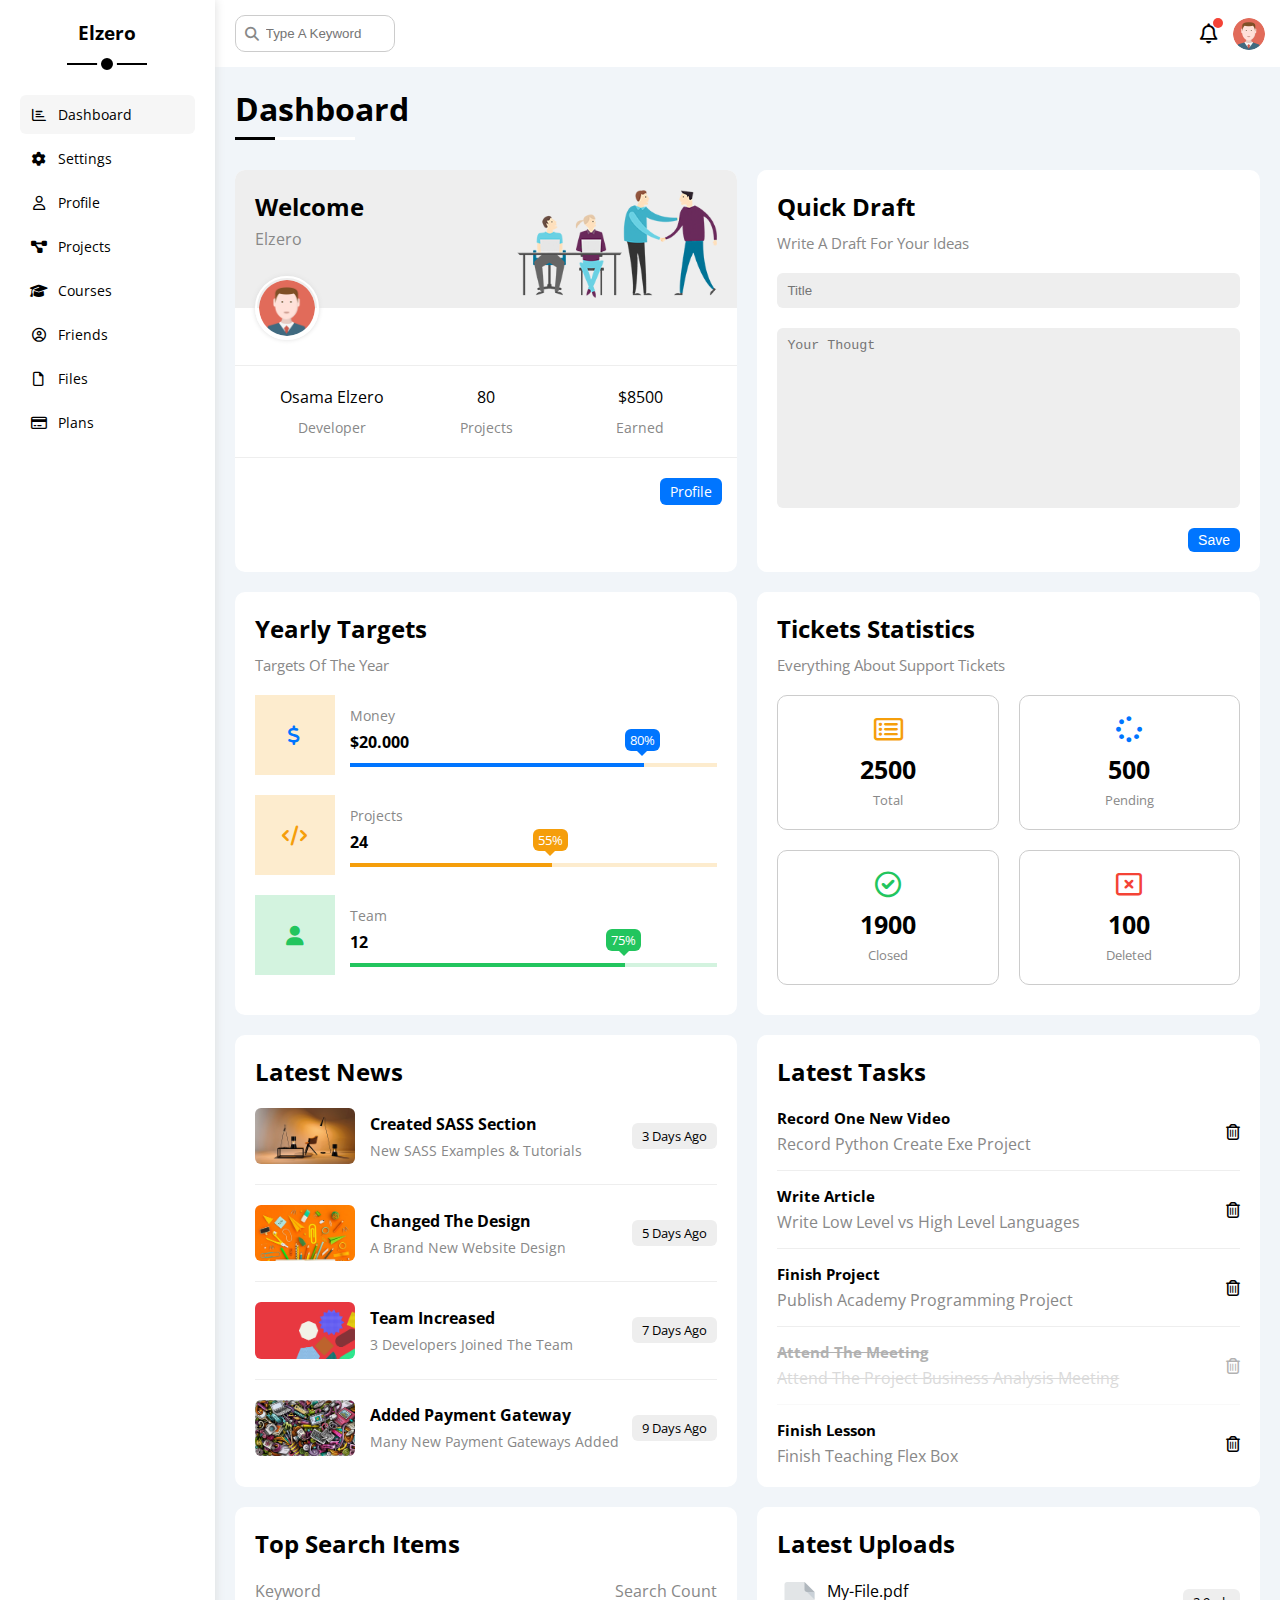
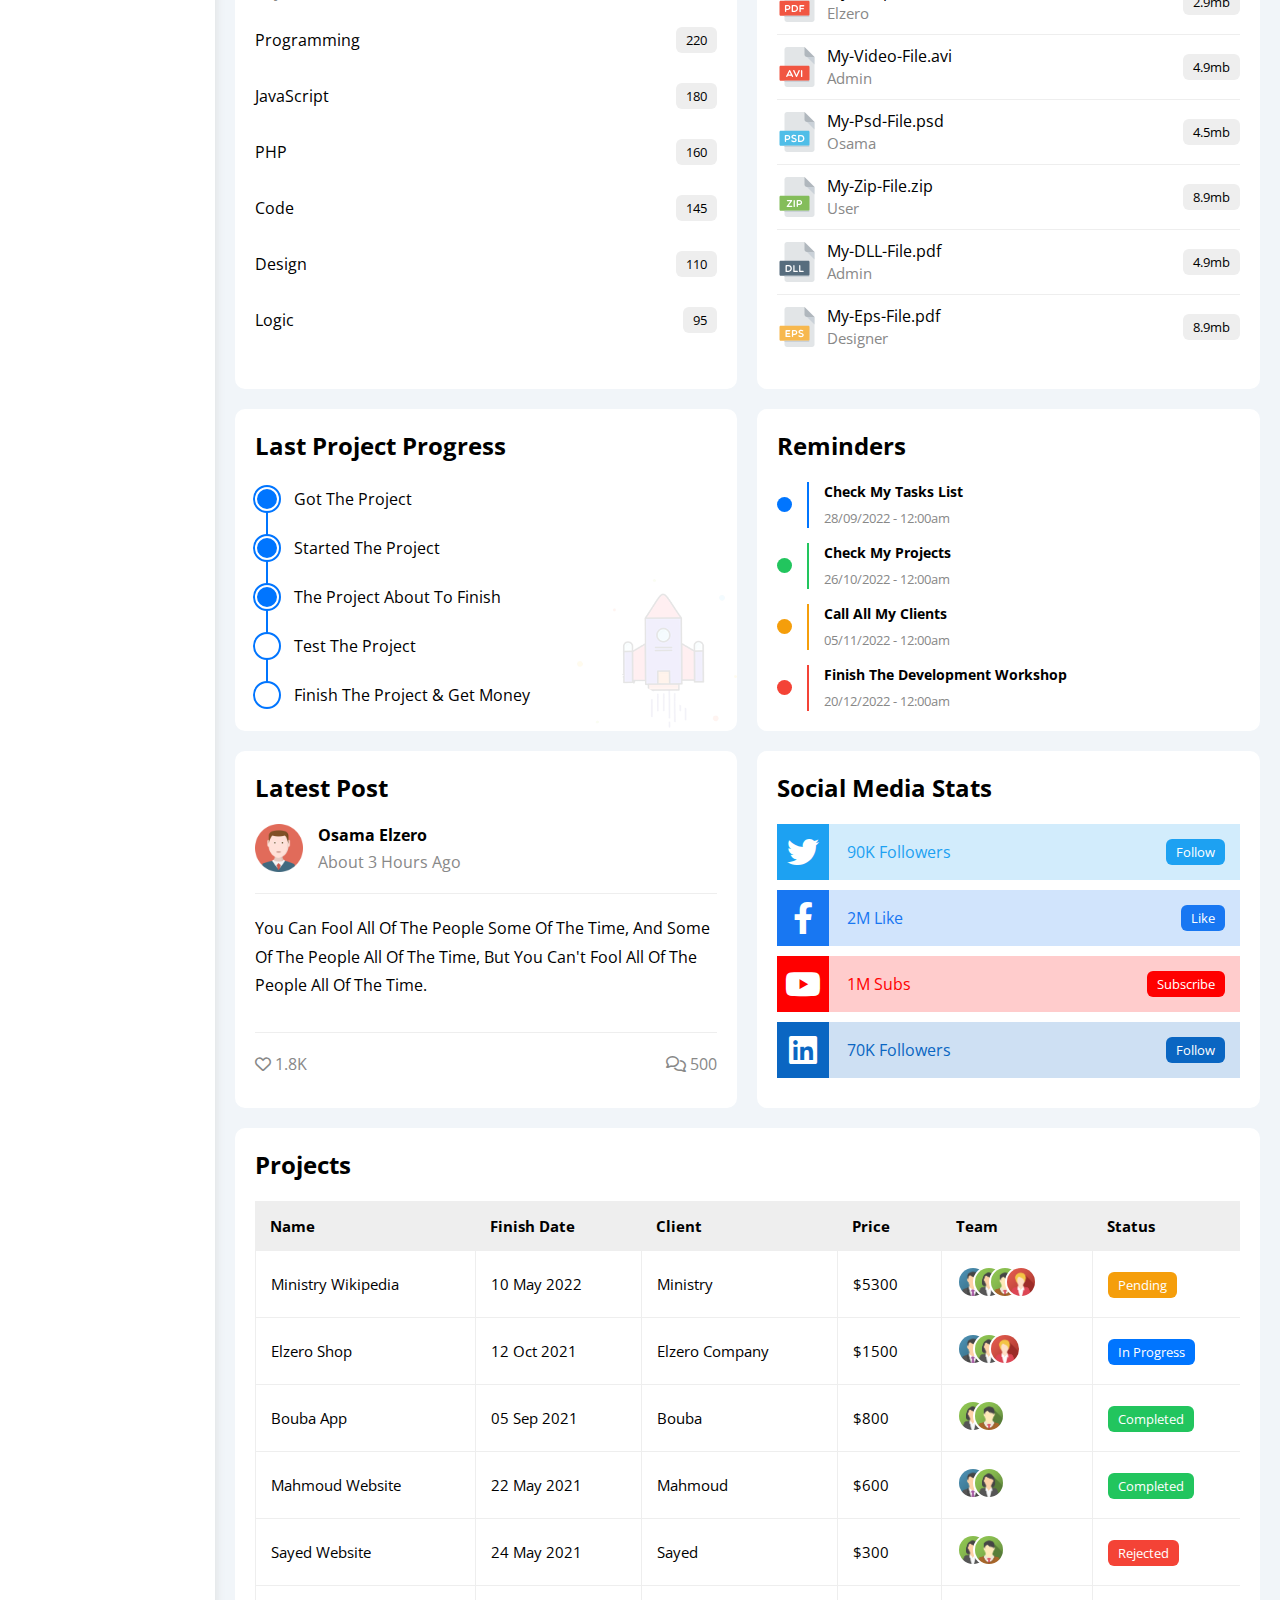
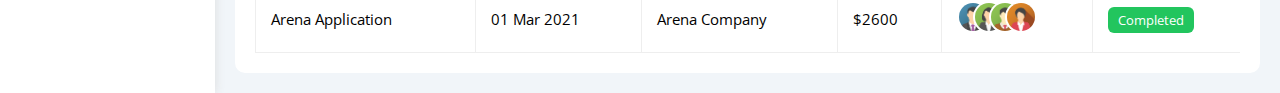
<file: index.html>
<!DOCTYPE html>
<html lang="en">
<head>
    <meta charset="UTF-8">
    <meta name="viewport" content="width=device-width, initial-scale=1.0">
    <title>Dashboard</title>
    <link rel="stylesheet" href="css/all.min.css">
    <link rel="stylesheet" href="css/framework.css">
    <link rel="stylesheet" href="css/master.css">
    <link rel="preconnect" href="https://fonts.googleapis.com">
    <link rel="preconnect" href="https://fonts.gstatic.com" crossorigin>
    <link href="https://fonts.googleapis.com/css2?family=Open+Sans:wght@300;500&display=swap" rel="stylesheet">
</head>
<body>
    <div class="page d-flex">
        <div class="sidebar bg-white p-20 p-relative">
            <h3 class="p-relative txt-c mt-0">Elzero</h3>
            <ul>
                <li>
                    <a class="active d-flex align-center fs-14 c-black rad-6 p-10" href="index.html">
                        <i class="fa-regular fa-chart-bar fa-fw"></i>
                        <span>Dashboard</span>
                    </a>
                </li>
                <li>
                    <a class="d-flex align-center fs-14 c-black rad-6 p-10" href="settings.html">
                        <i class="fa-solid fa-gear fa-fw"></i>
                        <span>Settings</span>
                    </a>
                </li>
                <li>
                    <a class="d-flex align-center fs-14 c-black rad-6 p-10" href="profile.html">
                        <i class="fa-regular fa-user fa-fw"></i>
                        <span>Profile</span>
                    </a>
                </li>
                <li>
                    <a class="d-flex align-center fs-14 c-black rad-6 p-10" href="projects.html">
                        <i class="fa-solid fa-diagram-project fa-fw"></i>
                        <span>Projects</span>
                    </a>
                </li>
                <li>
                    <a class="d-flex align-center fs-14 c-black rad-6 p-10" href="courses.html">
                        <i class="fa-solid fa-graduation-cap fa-fw"></i>
                        <span>Courses</span>
                    </a>
                </li>
                <li>
                    <a class="d-flex align-center fs-14 c-black rad-6 p-10" href="friends.html">
                        <i class="fa-regular fa-circle-user fa-fw"></i>
                        <span>Friends</span>
                    </a>
                </li>
                <li>
                    <a class="d-flex align-center fs-14 c-black rad-6 p-10" href="files.html">
                        <i class="fa-regular fa-file fa-fw"></i>
                        <span>Files</span>
                    </a>
                </li>
                <li>
                    <a class="d-flex align-center fs-14 c-black rad-6 p-10" href="plans.html">
                        <i class="fa-regular fa-credit-card fa-fw"></i>
                        <span>Plans</span>
                    </a>
                </li>
            </ul>
        </div>
        <div class="content w-full">
            <!-- Start Head -->
            <div class="head bg-white p-15 between-flex">
                <div class="search p-relative">
                    <input class="p-10" type="search" placeholder="Type A Keyword">
                </div>
                <div class="icons d-flex align-center">
                    <span class="notification p-relative">
                        <i class="fa-regular fa-bell fa-lg"></i>
                    </span>
                    <img src="images/avatar.png" alt="">
                </div>
            </div>
            <!-- End Head -->
            <h1 class="p-relative">Dashboard</h1>
            <div class="wrapper d-grid gap-20">
                <!-- Start Welcome Widget -->
                <div class="welcome bg-white rad-10 txt-c-mobile block-mobile">
                    <div class="intro p-20 d-flex space-between bg-eee">
                        <div>
                            <h2 class="m-0">Welcome</h2>
                            <p class="c-grey mt-5">Elzero</p>
                        </div>
                        <img class="hide-mobile" src="images/welcome.png" alt="">
                    </div>
                    <img class="avatar" src="images/avatar.png" alt="" >
                    <div class="body txt-c d-flex p-20 mt-20 mb-20 block-mobile">
                        <div>Osama Elzero <span class="d-block c-grey fs-14 mt-10">Developer</span></div>
                        <div>80<span class="d-block c-grey fs-14 mt-10">Projects</span></div>
                        <div>$8500<span class="d-block c-grey fs-14 mt-10">Earned</span></div>
                    </div>
                    <a href="profile.html" class="visit d-block fs-14 bg-blue c-white w-fit btn-shape">Profile</a>
                </div>
                <!-- End Welcome Widget -->
                <!-- Start Quick Draft Widget -->
                <div class="quick-draft bg-white rad-10 p-20">
                    <h2 class="mt-0 mb-10">Quick Draft</h2>
                    <p class="c-grey mt-0 mb-20 fs-15">Write A Draft For Your Ideas</p>
                    <form action="">
                        <input class="d-block mb-20 bg-eee w-full p-10 b-none rad-6" type="text" placeholder="Title">
                        <textarea class="bg-eee d-block w-full p-10 b-none rad-6 mb-20" placeholder="Your Thougt"></textarea>
                        <input class="save d-block fs-14 bg-blue c-white b-none w-fit btn-shape" type="submit" value="Save">
                    </form>
                </div>
                <!-- End Quick Draft Widget -->
                <!-- Start Yearly Targets Widget -->
                <div class="yearly-targets bg-white rad-10 p-20">
                    <h2 class="mt-0 mb-10">Yearly Targets</h2>
                    <p class="c-grey mt-0 mb-20 fs-15">Targets Of The Year</p>
                    <div class="target-row mb-20 d-flex align-center blue">
                        <div class="icon center-flex">
                            <i class="fa-solid fa-dollar-sign fa-lg c-blue"></i>
                        </div>
                        <div class="details">
                            <span class="fs-14 c-grey">Money</span>
                            <span class="d-block mt-5 mb-10 fw-bold">$20.000</span>
                            <div class="progress p-relative">
                                <span class="bg-blue blue" style="width: 80%">
                                    <span class="bg-blue">80%</span>
                                </span>
                            </div>
                        </div>
                    </div>
                    <div class="target-row mb-20 d-flex align-center orange">
                        <div class="icon center-flex">
                            <i class="fa-solid fa-code fa-lg c-orange"></i>
                        </div>
                        <div class="details">
                            <span class="fs-14 c-grey">Projects</span>
                            <span class="d-block mt-5 mb-10 fw-bold">24</span>
                            <div class="progress p-relative">
                                <span class="bg-orange orange" style="width: 55%">
                                    <span class="bg-orange">55%</span>
                                </span>
                            </div>
                        </div>
                    </div>
                    <div class="target-row mb-20 d-flex align-center green">
                        <div class="icon center-flex">
                            <i class="fa-solid fa-user fa-lg c-green"></i>
                        </div>
                        <div class="details">
                            <span class="fs-14 c-grey">Team</span>
                            <span class="d-block mt-5 mb-10 fw-bold">12</span>
                            <div class="progress p-relative">
                                <span class="bg-green green" style="width: 75%">
                                    <span class="bg-green">75%</span>
                                </span>
                            </div>
                        </div>
                    </div>
                </div>
                <!-- End Yearly Targets Widget -->
                <!-- Start Tickets Widget -->
                <div class="tickets bg-white rad-10 p-20">
                    <h2 class="mt-0 mb-10">Tickets Statistics</h2>
                    <p class="c-grey mt-0 mb-20 fs-15">Everything About Support Tickets</p>
                    <div class="d-flex txt-c gap-20 f-wrap">
                        <div class="box p-20 rad-10 fs-13 c-grey">
                            <i class="fa-regular fa-rectangle-list fa-2x mb-10 c-orange"></i>
                            <span class="d-block c-black fw-bold fs-25 mb-5">2500</span>
                            Total
                        </div>
                        <div class="box p-20 rad-10 fs-13 c-grey">
                            <i class="fa-solid fa-spinner fa-2x mb-10 c-blue"></i>
                            <span class="d-block c-black fw-bold fs-25 mb-5">500</span>
                            Pending
                        </div>
                        <div class="box p-20 rad-10 fs-13 c-grey">
                            <i class="fa-regular fa-circle-check fa-2x mb-10 c-green"></i>
                            <span class="d-block c-black fw-bold fs-25 mb-5">1900</span>
                            Closed
                        </div>
                        <div class="box p-20 rad-10 fs-13 c-grey">
                            <i class="fa-regular fa-rectangle-xmark fa-2x mb-10 c-red"></i>
                            <span class="d-block c-black fw-bold fs-25 mb-5">100</span>
                            Deleted
                        </div>
                    </div>
                </div>
                <!-- End Tickets Widget -->
                <!-- Start News Widget -->
                <div class="news bg-white rad-10 p-20 txt-c-mobile">
                        <h2 class="mt-0 mb-20">Latest News</h2>
                        <div class="news-row d-flex align-center">
                            <img src="images/news-01.png" alt="">
                            <div class="info">
                                <h3>Created SASS Section</h3>
                                <p class="m-0 fs-14 c-grey">New SASS Examples & Tutorials</p>
                            </div>
                            <div class="btn-shape bg-eee fs-13 label">3 Days Ago</div>
                        </div>
                        <div class="news-row d-flex align-center">
                            <img src="images/news-02.png" alt="">
                            <div class="info">
                                <h3>Changed The Design</h3>
                                <p class="m-0 fs-14 c-grey">A Brand New Website Design</p>
                            </div>
                            <div class="btn-shape bg-eee fs-13 label">5 Days Ago</div>
                        </div>
                        <div class="news-row d-flex align-center">
                            <img src="images/news-03.png" alt="">
                            <div class="info">
                                <h3>Team Increased</h3>
                                <p class="m-0 fs-14 c-grey">3 Developers Joined The Team</p>
                            </div>
                            <div class="btn-shape bg-eee fs-13 label">7 Days Ago</div>
                        </div>
                        <div class="news-row d-flex align-center">
                            <img src="images/news-04.png" alt="">
                            <div class="info">
                                <h3>Added Payment Gateway</h3>
                                <p class="m-0 fs-14 c-grey">Many New Payment Gateways Added</p>
                            </div>
                            <div class="btn-shape bg-eee fs-13 label">9 Days Ago</div>
                        </div>
                </div>
                <!-- End News Widget -->
                <!-- Start Tasks Widget -->
                <div class="tasks bg-white p-20 rad-10">
                        <h2 class="mt-0 mb-20">Latest Tasks</h2>
                        <div class="task-row between-flex">
                            <div class="info">
                                <h3 class="mt-0 mb-5 fs-15">Record One New Video</h3>
                                <p class="c-grey m-0">Record Python Create Exe Project</p>
                            </div>
                            <i class="fa-regular fa-trash-can delete"></i>
                        </div>
                        <div class="task-row between-flex">
                            <div class="info">
                                <h3 class="mt-0 mb-5 fs-15">Write Article</h3>
                                <p class="c-grey m-0">Write Low Level vs High Level Languages</p>
                            </div>
                            <i class="fa-regular fa-trash-can delete"></i>
                        </div>
                        <div class="task-row between-flex">
                            <div class="info">
                                <h3 class="mt-0 mb-5 fs-15">Finish Project</h3>
                                <p class="c-grey m-0">Publish Academy Programming Project</p>
                            </div>
                            <i class="fa-regular fa-trash-can delete"></i>
                        </div>
                        <div class="task-row between-flex done">
                            <div class="info">
                                <h3 class="mt-0 mb-5 fs-15">Attend The Meeting</h3>
                                <p class="c-grey m-0">Attend The Project Business Analysis Meeting</p>
                            </div>
                            <i class="fa-regular fa-trash-can delete"></i>
                        </div>
                        <div class="task-row between-flex">
                            <div class="info">
                                <h3 class="mt-0 mb-5 fs-15">Finish Lesson</h3>
                                <p class="c-grey m-0">Finish Teaching Flex Box</p>
                            </div>
                            <i class="fa-regular fa-trash-can delete"></i>
                        </div>
                </div>
                <!-- End Tasks Widget -->
                <!-- Start Search Widget -->
                <div class="search bg-white rad-10 p-20">
                        <h2 class="mt-0 mb-20">Top Search Items</h2>
                        <div class="head between-flex c-grey mb-10">
                            <span>Keyword</span>
                            <span>Search Count</span>
                        </div>
                        <div class="search-row between-flex pt-15 pb-15">
                            <span>Programming</span>
                            <span class="bg-eee fs-13 btn-shape">220</span>
                        </div>
                        <div class="search-row between-flex pt-15 pb-15">
                            <span>JavaScript</span>
                            <span class="bg-eee fs-13 btn-shape">180</span>
                        </div>
                        <div class="search-row between-flex pt-15 pb-15">
                            <span>PHP</span>
                            <span class="bg-eee fs-13 btn-shape">160</span>
                        </div>
                        <div class="search-row between-flex pt-15 pb-15">
                            <span>Code</span>
                            <span class="bg-eee fs-13 btn-shape">145</span>
                        </div>
                        <div class="search-row between-flex pt-15 pb-15">
                            <span>Design</span>
                            <span class="bg-eee fs-13 btn-shape">110</span>
                        </div>
                        <div class="search-row between-flex pt-15 pb-15">
                            <span>Logic</span>
                            <span class="bg-eee fs-13 btn-shape">95</span>
                        </div>
                </div>
                <!-- End Search Widget -->
                <!-- Start Upload Widget -->
                <div class="uploads bg-white p-20 rad-10">
                            <h2 class="mt-0 mb-20">Latest Uploads</h2>
                            <ul class="m-0">
                                <li class="between-flex pb-10 mb-10">
                                    <div class="d-flex align-center">
                                        <img class="mr-10" src="images/pdf-svgrepo-com.svg" alt="">
                                        <div>
                                            <span class="d-block">My-File.pdf</span>
                                            <span class="fs-15 c-grey">Elzero</span>
                                        </div>
                                    </div>
                                    <div class="bg-eee btn-shape fs-13">
                                        2.9mb
                                    </div>
                                </li>
                                <li class="between-flex pb-10 mb-10">
                                    <div class="d-flex align-center">
                                        <img class="mr-10" src="images/avi-svgrepo-com.svg" alt="">
                                        <div>
                                            <span class="d-block">My-Video-File.avi</span>
                                            <span class="fs-15 c-grey">Admin</span>
                                        </div>
                                    </div>
                                    <div class="bg-eee btn-shape fs-13">
                                        4.9mb
                                    </div>
                                </li>
                                <li class="between-flex pb-10 mb-10">
                                    <div class="d-flex align-center">
                                        <img class="mr-10" src="images/psd-svgrepo-com.svg" alt="">
                                        <div>
                                            <span class="d-block">My-Psd-File.psd</span>
                                            <span class="fs-15 c-grey">Osama</span>
                                        </div>
                                    </div>
                                    <div class="bg-eee btn-shape fs-13">
                                        4.5mb
                                    </div>
                                </li>
                                <li class="between-flex pb-10 mb-10">
                                    <div class="d-flex align-center">
                                        <img class="mr-10" src="images/zip-svgrepo-com.svg" alt="">
                                        <div>
                                            <span class="d-block">My-Zip-File.zip</span>
                                            <span class="fs-15 c-grey">User</span>
                                        </div>
                                    </div>
                                    <div class="bg-eee btn-shape fs-13">
                                        8.9mb
                                    </div>
                                </li>
                                <li class="between-flex pb-10 mb-10">
                                    <div class="d-flex align-center">
                                        <img class="mr-10" src="images/dll-svgrepo-com.svg" alt="">
                                        <div>
                                            <span class="d-block">My-DLL-File.pdf</span>
                                            <span class="fs-15 c-grey">Admin</span>
                                        </div>
                                    </div>
                                    <div class="bg-eee btn-shape fs-13">
                                        4.9mb
                                    </div>
                                </li>
                                <li class="between-flex pb-10 mb-10">
                                    <div class="d-flex align-center">
                                        <img class="mr-10" src="images/eps-svgrepo-com.svg" alt="">
                                        <div>
                                            <span class="d-block">My-Eps-File.pdf</span>
                                            <span class="fs-15 c-grey">Designer</span>
                                        </div>
                                    </div>
                                    <div class="bg-eee btn-shape fs-13">
                                        8.9mb
                                    </div>
                                </li>
                            </ul>
                </div>
                <!-- End Upload Widget -->
                <!-- Srart Progress Widget -->
                <div class="progress bg-white p-20 rad-10 p-relative">
                            <h2 class="mt-0 mb-20">Last Project Progress</h2>
                            <ul class="m-0 p-relative">
                                <li class="mt-25 d-flex align-center done">Got The Project</li>
                                <li class="mt-25 d-flex align-center done">Started The Project</li>
                                <li class="mt-25 d-flex align-center done">The Project About To Finish</li>
                                <li class="mt-25 d-flex align-center current">Test The Project</li>
                                <li class="mt-25 d-flex align-center">Finish The Project & Get Money</li>
                            </ul>
                            <img class="launch-icon hide-mobile" src="images/project.png" alt="">
                </div>
                <!-- End Progress Widget -->
                <!-- Start Reminders Widget -->
                <div class="reminders bg-white p-20 rad-10 p-relative">
                            <h2 class="mt-0 mb-25">Reminders</h2>
                            <ul class="m-0">
                                <li class="d-flex align-center mt-15">
                                    <span class="key bg-blue mr-15 d-block rad-half"></span>
                                    <div class="blue pl-15">
                                        <p class="fs-14 fw-bold mt-0 mb-5">Check My Tasks List</p>
                                        <span class="fs-13 c-grey">28/09/2022 - 12:00am</span>
                                    </div>
                                </li>
                                <li class="d-flex align-center mt-15">
                                    <span class="key bg-green mr-15 d-block rad-half"></span>
                                    <div class="green pl-15">
                                        <p class="fs-14 fw-bold mt-0 mb-5">Check My Projects</p>
                                        <span class="fs-13 c-grey">26/10/2022 - 12:00am</span>
                                    </div>
                                </li>
                                <li class="d-flex align-center mt-15">
                                    <span class="key bg-orange mr-15 d-block rad-half"></span>
                                    <div class="orange pl-15">
                                        <p class="fs-14 fw-bold mt-0 mb-5">Call All My Clients</p>
                                        <span class="fs-13 c-grey">05/11/2022 - 12:00am</span>
                                    </div>
                                </li>
                                <li class="d-flex align-center mt-15">
                                    <span class="key bg-red mr-15 d-block rad-half"></span>
                                    <div class="red pl-15">
                                        <p class="fs-14 fw-bold mt-0 mb-5">Finish The Development Workshop</p>
                                        <span class="fs-13 c-grey">20/12/2022 - 12:00am</span>
                                    </div>
                                </li>
                            </ul>
                </div>
                <!-- End Reminders Widget -->
                <!-- Start Post Widget -->
                <div class="post bg-white p-20 rad-10">
                            <h2 class="mt-0 mb-25">Latest Post</h2>
                            <div class="top d-flex align-center">
                                <img class="avatar mr-15" src="images/avatar.png" alt="">
                                <div class="info">
                                    <span class="d-block mb-5 fw-bold">Osama Elzero</span>
                                    <span class="c-grey">About 3 Hours Ago</span>
                                </div>
                            </div>
                            <div class="post-content txt-c-mobile pt-20 pb-20 mt-20 mb-20">
                                You can fool all of the people some of the time, and some of the people all of the time, but you can't fool all of the people all of the time.
                            </div>
                            <div class="post-stats between-flex c-grey">
                                <div>
                                    <i class="fa-regular fa-heart"></i>
                                    <span>1.8K</span>
                                </div>
                                <div>
                                    <i class="fa-regular fa-comments"></i>
                                    <span>500</span>
                                </div>
                            </div>
                </div>
                <!-- End Post Widget -->
                <!-- Start Social Stats -->
                <div class="social-stats bg-white p-20 rad-10">
                    <h2 class="mt-0 mb-25">Social Media Stats</h2>
                    <div class="box twitter p-15 p-relative mb-10 between-flex">
                                <i class="fa-brands fa-twitter fa-2x c-white h-full center-flex"></i>
                                <span>90K Followers</span>
                                <a class="fs-13 c-white btn-shape" href="#">Follow</a>
                    </div>
                    <div class="box facebook p-15 p-relative mb-10 between-flex">
                                <i class="fa-brands fa-facebook-f fa-2x c-white h-full center-flex"></i>
                                <span>2M Like</span>
                                <a class="fs-13 c-white btn-shape" href="#">Like</a>
                    </div>
                    <div class="box youtube p-15 p-relative mb-10 between-flex">
                                <i class="fa-brands fa-youtube fa-2x c-white h-full center-flex"></i>
                                <span>1M Subs</span>
                                <a class="fs-13 c-white btn-shape" href="#">Subscribe</a>
                    </div>
                    <div class="box linkedin p-15 p-relative mb-10 between-flex">
                                <i class="fa-brands fa-linkedin fa-2x c-white h-full center-flex"></i>
                                <span>70K Followers</span>
                                <a class="fs-13 c-white btn-shape" href="#">Follow</a>
                    </div>
                </div>
                <!-- End Social Stats -->
            </div>
            <!-- Start Projects Widget -->
            <div class="projects bg-white p-20 rad-10 m-20">
                <h2 class="mt-0 mb-20">Projects</h2>
                <div class="responsive-table">
                    <table class="fs-15 w-full">
                        <thead>
                            <tr>
                                <td>Name</td>
                                <td>Finish Date</td>
                                <td>Client</td>
                                <td>Price</td>
                                <td>Team</td>
                                <td>Status</td>
                            </tr>
                        </thead>
                        <tbody>
                            <tr>
                                <td>Ministry Wikipedia</td>
                                <td>10 May 2022</td>
                                <td>Ministry</td>
                                <td>$5300</td>
                                <td>
                                    <img src="images/team-01.png" alt="">
                                    <img src="images/team-02.png" alt="">
                                    <img src="images/team-03.png" alt="">
                                    <img src="images/team-05.png" alt="">
                                </td>
                                <td>
                                    <span class="label btn-shape btn-shape bg-orange c-white">Pending</span>
                                </td>
                            </tr>
                            <tr>
                                <td>Elzero Shop</td>
                                <td>12 Oct 2021</td>
                                <td>Elzero Company</td>
                                <td>$1500</td>
                                <td>
                                    <img src="images/team-01.png" alt="">
                                    <img src="images/team-02.png" alt="">
                                    <img src="images/team-05.png" alt="">
                                </td>
                                <td>
                                    <span class="label btn-shape btn-shape bg-blue c-white">In Progress</span>
                                </td>
                            </tr>
                            <tr>
                                <td>Bouba App</td>
                                <td>05 Sep 2021</td>
                                <td>Bouba</td>
                                <td>$800</td>
                                <td>
                                    <img src="images/team-02.png" alt="">
                                    <img src="images/team-03.png" alt="">
                                </td>
                                <td>
                                    <span class="label btn-shape btn-shape bg-green c-white">Completed</span>
                                </td>
                            </tr>
                            <tr>
                                <td>Mahmoud Website</td>
                                <td>22 May 2021</td>
                                <td>Mahmoud</td>
                                <td>$600</td>
                                <td>
                                    <img src="images/team-01.png" alt="">
                                    <img src="images/team-02.png" alt="">
                                </td>
                                <td>
                                    <span class="label btn-shape btn-shape bg-green c-white">Completed</span>
                                </td>
                            </tr>
                            <tr>
                                <td>Sayed Website</td>
                                <td>24 May 2021</td>
                                <td>Sayed</td>
                                <td>$300</td>
                                <td>
                                    <img src="images/team-02.png" alt="">
                                    <img src="images/team-03.png" alt="">
                                </td>
                                <td>
                                    <span class="label btn-shape btn-shape bg-red c-white">Rejected</span>
                                </td>
                            </tr>
                            <tr>
                                <td>Arena Application</td>
                                <td>01 Mar 2021</td>
                                <td>Arena Company</td>
                                <td>$2600</td>
                                <td>
                                    <img src="images/team-01.png" alt="">
                                    <img src="images/team-02.png" alt="">
                                    <img src="images/team-03.png" alt="">
                                    <img src="images/team-04.png" alt="">
                                </td>
                                <td>
                                    <span class="label btn-shape btn-shape bg-green c-white">Completed</span>
                                </td>
                            </tr>
                        </tbody>
                    </table>
                </div>
            </div>
            <!-- End Projects Widget -->
        </div>
    </div>
</body>
</html>
</file>
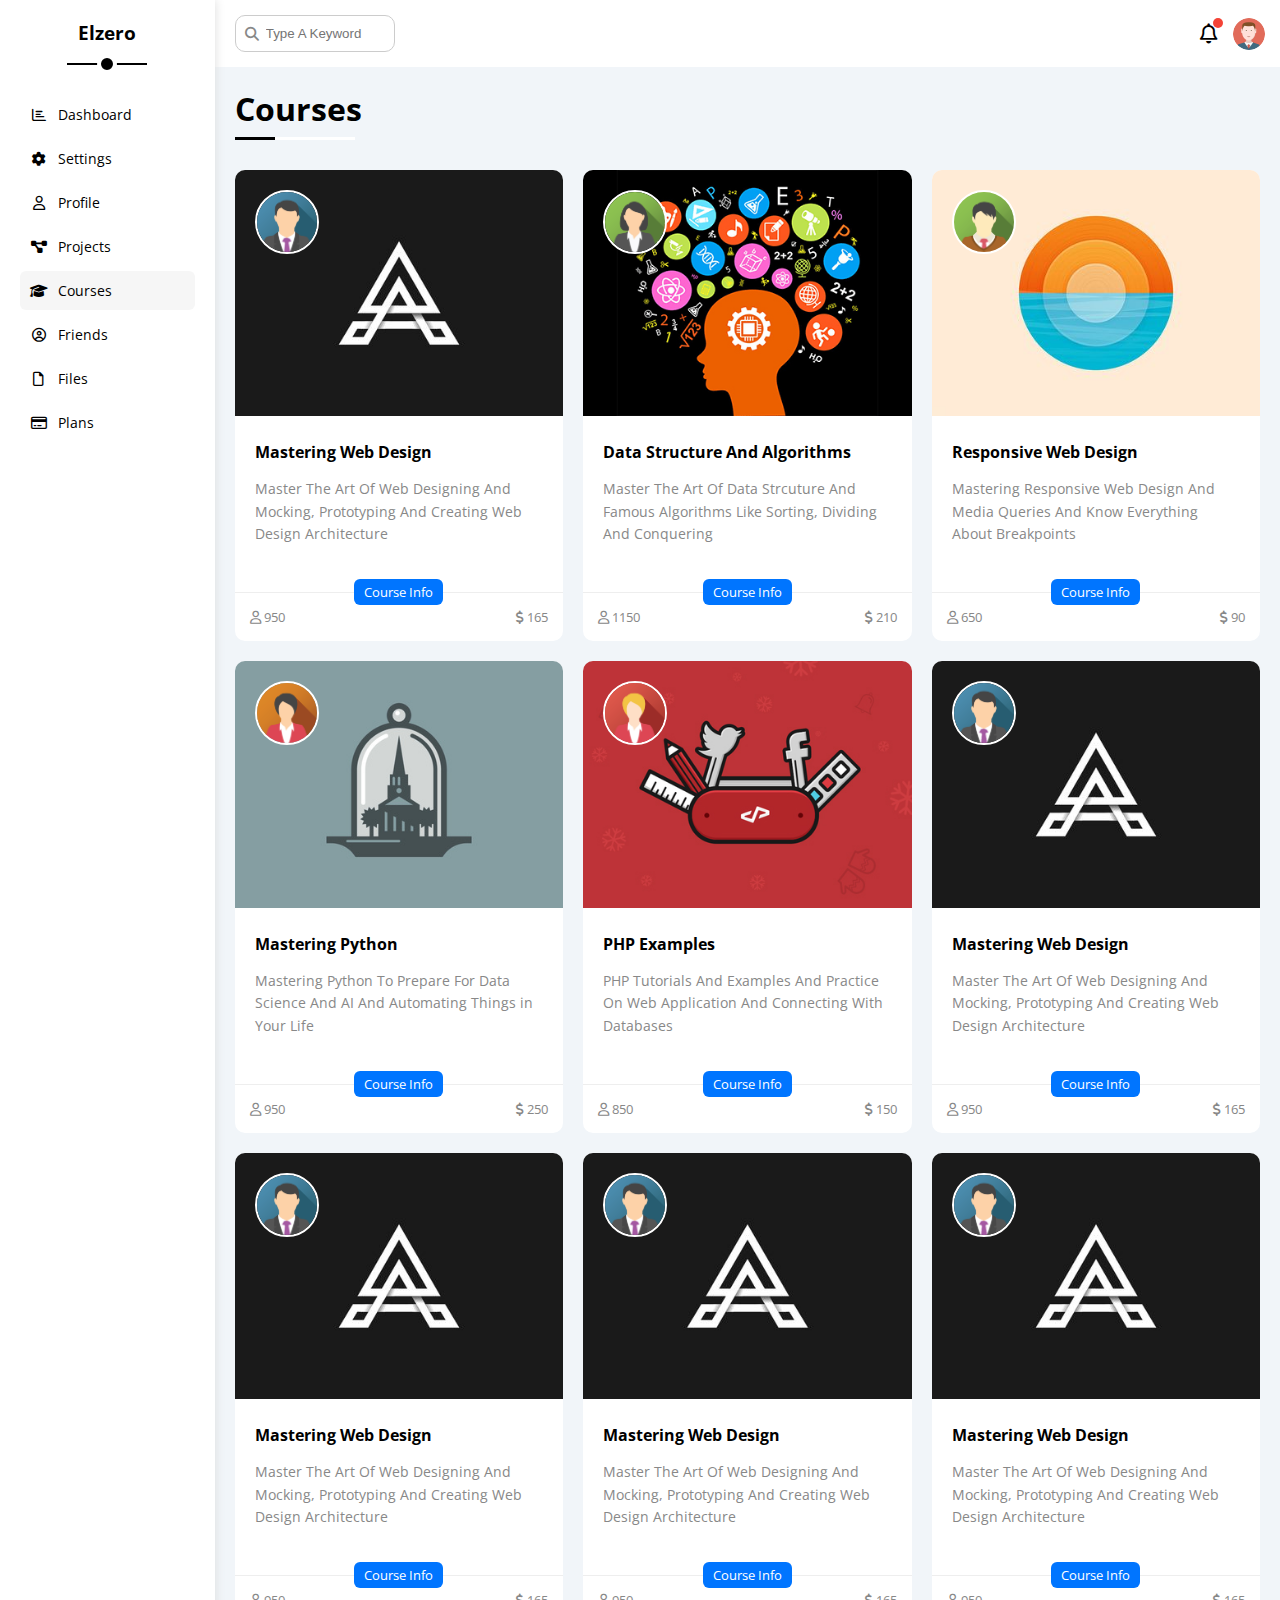
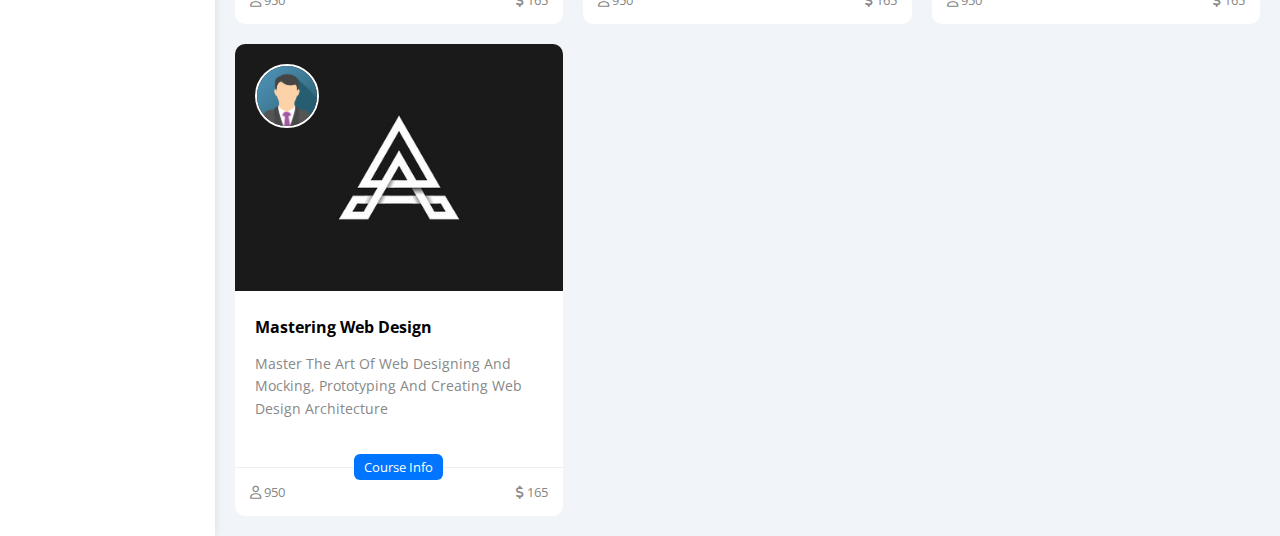
<file: courses.html>
<!DOCTYPE html>
<html lang="en">
<head>
    <meta charset="UTF-8">
    <meta name="viewport" content="width=device-width, initial-scale=1.0">
    <title>Courses</title>
    <link rel="stylesheet" href="css/all.min.css">
    <link rel="stylesheet" href="css/framework.css">
    <link rel="stylesheet" href="css/master.css">
    <link rel="preconnect" href="https://fonts.googleapis.com">
    <link rel="preconnect" href="https://fonts.gstatic.com" crossorigin>
    <link href="https://fonts.googleapis.com/css2?family=Open+Sans:wght@300;500&display=swap" rel="stylesheet">
</head>
<body>
    <div class="page d-flex">
        <div class="sidebar bg-white p-20 p-relative">
            <h3 class="p-relative txt-c mt-0">Elzero</h3>
            <ul>
                <li>
                    <a class="d-flex align-center fs-14 c-black rad-6 p-10" href="index.html">
                        <i class="fa-regular fa-chart-bar fa-fw"></i>
                        <span>Dashboard</span>
                    </a>
                </li>
                <li>
                    <a class="d-flex align-center fs-14 c-black rad-6 p-10" href="settings.html">
                        <i class="fa-solid fa-gear fa-fw"></i>
                        <span>Settings</span>
                    </a>
                </li>
                <li>
                    <a class="d-flex align-center fs-14 c-black rad-6 p-10" href="profile.html">
                        <i class="fa-regular fa-user fa-fw"></i>
                        <span>Profile</span>
                    </a>
                </li>
                <li>
                    <a class="d-flex align-center fs-14 c-black rad-6 p-10" href="projects.html">
                        <i class="fa-solid fa-diagram-project fa-fw"></i>
                        <span>Projects</span>
                    </a>
                </li>
                <li>
                    <a class="active d-flex align-center fs-14 c-black rad-6 p-10" href="courses.html">
                        <i class="fa-solid fa-graduation-cap fa-fw"></i>
                        <span>Courses</span>
                    </a>
                </li>
                <li>
                    <a class="d-flex align-center fs-14 c-black rad-6 p-10" href="friends.html">
                        <i class="fa-regular fa-circle-user fa-fw"></i>
                        <span>Friends</span>
                    </a>
                </li>
                <li>
                    <a class="d-flex align-center fs-14 c-black rad-6 p-10" href="files.html">
                        <i class="fa-regular fa-file fa-fw"></i>
                        <span>Files</span>
                    </a>
                </li>
                <li>
                    <a class="d-flex align-center fs-14 c-black rad-6 p-10" href="plans.html">
                        <i class="fa-regular fa-credit-card fa-fw"></i>
                        <span>Plans</span>
                    </a>
                </li>
            </ul>
        </div>
        <div class="content w-full">
            <!-- Start Head -->
            <div class="head bg-white p-15 between-flex">
                <div class="search p-relative">
                    <input class="p-10" type="search" placeholder="Type A Keyword">
                </div>
                <div class="icons d-flex align-center">
                    <span class="notification p-relative">
                        <i class="fa-regular fa-bell fa-lg"></i>
                    </span>
                    <img src="images/avatar.png" alt="">
                </div>
            </div>
            <!-- End Head -->
            <h1 class="p-relative">Courses</h1>
            <div class="courses-page m-20 d-grid gap-20">
                <!-- Start Course -->
                <div class="course-box p-relative bg-white rad-10">
                    <img src="images/course-01.jpg" alt="">
                    <img src="images/team-01.png" alt="">
                    <div class="info p-20">
                        <h4 class="m-0">Mastering Web Design</h4>
                        <p class="c-grey mt-15 fs-14">Master The Art Of Web Designing And Mocking, Prototyping And Creating Web Design Architecture</p>
                    </div>
                    <span class="d-block btn-shape bg-blue c-white fs-13">Course Info</span>
                    <div class="footer p-15 between-flex c-grey fs-13">
                        <div class="icon">
                            <i class="fa-regular fa-user"></i> 950
                        </div>
                        <div class="price">
                            <i class="fa-solid fa-dollar-sign"></i> 165
                        </div>
                    </div>
                </div>
                <!-- End Course -->
                <!-- Start Course -->
                <div class="course-box p-relative bg-white rad-10">
                    <img src="images/course-02.jpg" alt="">
                    <img src="images/team-02.png" alt="">
                    <div class="info p-20">
                        <h4 class="m-0">Data Structure And Algorithms</h4>
                        <p class="c-grey mt-15 fs-14">Master The Art Of Data Strcuture And Famous Algorithms Like Sorting, Dividing And Conquering</p>
                    </div>
                    <span class="d-block btn-shape bg-blue c-white fs-13">Course Info</span>
                    <div class="footer p-15 between-flex c-grey fs-13">
                        <div class="icon">
                            <i class="fa-regular fa-user"></i> 1150
                        </div>
                        <div class="price">
                            <i class="fa-solid fa-dollar-sign"></i> 210
                        </div>
                    </div>
                </div>
                <!-- End Course -->
                <!-- Start Course -->
                <div class="course-box p-relative bg-white rad-10">
                    <img src="images/course-03.jpg" alt="">
                    <img src="images/team-03.png" alt="">
                    <div class="info p-20">
                        <h4 class="m-0">Responsive Web Design</h4>
                        <p class="c-grey mt-15 fs-14">Mastering Responsive Web Design And Media Queries And Know Everything About Breakpoints</p>
                    </div>
                    <span class="d-block btn-shape bg-blue c-white fs-13">Course Info</span>
                    <div class="footer p-15 between-flex c-grey fs-13">
                        <div class="icon">
                            <i class="fa-regular fa-user"></i> 650
                        </div>
                        <div class="price">
                            <i class="fa-solid fa-dollar-sign"></i> 90
                        </div>
                    </div>
                </div>
                <!-- End Course -->
                <!-- Start Course -->
                <div class="course-box p-relative bg-white rad-10">
                    <img src="images/course-04.jpg" alt="">
                    <img src="images/team-04.png" alt="">
                    <div class="info p-20">
                        <h4 class="m-0">Mastering Python</h4>
                        <p class="c-grey mt-15 fs-14">Mastering Python To Prepare For Data Science And AI And Automating Things in Your Life</p>
                    </div>
                    <span class="d-block btn-shape bg-blue c-white fs-13">Course Info</span>
                    <div class="footer p-15 between-flex c-grey fs-13">
                        <div class="icon">
                            <i class="fa-regular fa-user"></i> 950
                        </div>
                        <div class="price">
                            <i class="fa-solid fa-dollar-sign"></i> 250
                        </div>
                    </div>
                </div>
                <!-- End Course -->
                <!-- Start Course -->
                <div class="course-box p-relative bg-white rad-10">
                    <img src="images/course-05.jpg" alt="">
                    <img src="images/team-05.png" alt="">
                    <div class="info p-20">
                        <h4 class="m-0">PHP Examples</h4>
                        <p class="c-grey mt-15 fs-14">PHP Tutorials And Examples And Practice On Web Application And Connecting With Databases</p>
                    </div>
                    <span class="d-block btn-shape bg-blue c-white fs-13">Course Info</span>
                    <div class="footer p-15 between-flex c-grey fs-13">
                        <div class="icon">
                            <i class="fa-regular fa-user"></i> 850
                        </div>
                        <div class="price">
                            <i class="fa-solid fa-dollar-sign"></i> 150
                        </div>
                    </div>
                </div>
                <!-- End Course -->
                <!-- Start Course -->
                <div class="course-box p-relative bg-white rad-10">
                    <img src="images/course-01.jpg" alt="">
                    <img src="images/team-01.png" alt="">
                    <div class="info p-20">
                        <h4 class="m-0">Mastering Web Design</h4>
                        <p class="c-grey mt-15 fs-14">Master The Art Of Web Designing And Mocking, Prototyping And Creating Web Design Architecture</p>
                    </div>
                    <span class="d-block btn-shape bg-blue c-white fs-13">Course Info</span>
                    <div class="footer p-15 between-flex c-grey fs-13">
                        <div class="icon">
                            <i class="fa-regular fa-user"></i> 950
                        </div>
                        <div class="price">
                            <i class="fa-solid fa-dollar-sign"></i> 165
                        </div>
                    </div>
                </div>
                <!-- End Course -->
                <!-- Start Course -->
                <div class="course-box p-relative bg-white rad-10">
                    <img src="images/course-01.jpg" alt="">
                    <img src="images/team-01.png" alt="">
                    <div class="info p-20">
                        <h4 class="m-0">Mastering Web Design</h4>
                        <p class="c-grey mt-15 fs-14">Master The Art Of Web Designing And Mocking, Prototyping And Creating Web Design Architecture</p>
                    </div>
                    <span class="d-block btn-shape bg-blue c-white fs-13">Course Info</span>
                    <div class="footer p-15 between-flex c-grey fs-13">
                        <div class="icon">
                            <i class="fa-regular fa-user"></i> 950
                        </div>
                        <div class="price">
                            <i class="fa-solid fa-dollar-sign"></i> 165
                        </div>
                    </div>
                </div>
                <!-- End Course -->
                <!-- Start Course -->
                <div class="course-box p-relative bg-white rad-10">
                    <img src="images/course-01.jpg" alt="">
                    <img src="images/team-01.png" alt="">
                    <div class="info p-20">
                        <h4 class="m-0">Mastering Web Design</h4>
                        <p class="c-grey mt-15 fs-14">Master The Art Of Web Designing And Mocking, Prototyping And Creating Web Design Architecture</p>
                    </div>
                    <span class="d-block btn-shape bg-blue c-white fs-13">Course Info</span>
                    <div class="footer p-15 between-flex c-grey fs-13">
                        <div class="icon">
                            <i class="fa-regular fa-user"></i> 950
                        </div>
                        <div class="price">
                            <i class="fa-solid fa-dollar-sign"></i> 165
                        </div>
                    </div>
                </div>
                <!-- End Course -->
                <!-- Start Course -->
                <div class="course-box p-relative bg-white rad-10">
                    <img src="images/course-01.jpg" alt="">
                    <img src="images/team-01.png" alt="">
                    <div class="info p-20">
                        <h4 class="m-0">Mastering Web Design</h4>
                        <p class="c-grey mt-15 fs-14">Master The Art Of Web Designing And Mocking, Prototyping And Creating Web Design Architecture</p>
                    </div>
                    <span class="d-block btn-shape bg-blue c-white fs-13">Course Info</span>
                    <div class="footer p-15 between-flex c-grey fs-13">
                        <div class="icon">
                            <i class="fa-regular fa-user"></i> 950
                        </div>
                        <div class="price">
                            <i class="fa-solid fa-dollar-sign"></i> 165
                        </div>
                    </div>
                </div>
                <!-- End Course -->
                <!-- Start Course -->
                <div class="course-box p-relative bg-white rad-10">
                    <img src="images/course-01.jpg" alt="">
                    <img src="images/team-01.png" alt="">
                    <div class="info p-20">
                        <h4 class="m-0">Mastering Web Design</h4>
                        <p class="c-grey mt-15 fs-14">Master The Art Of Web Designing And Mocking, Prototyping And Creating Web Design Architecture</p>
                    </div>
                    <span class="d-block btn-shape bg-blue c-white fs-13">Course Info</span>
                    <div class="footer p-15 between-flex c-grey fs-13">
                        <div class="icon">
                            <i class="fa-regular fa-user"></i> 950
                        </div>
                        <div class="price">
                            <i class="fa-solid fa-dollar-sign"></i> 165
                        </div>
                    </div>
                </div>
                <!-- End Course -->
            </div>
        </div>
    </div>
</body>
</html>
</file>
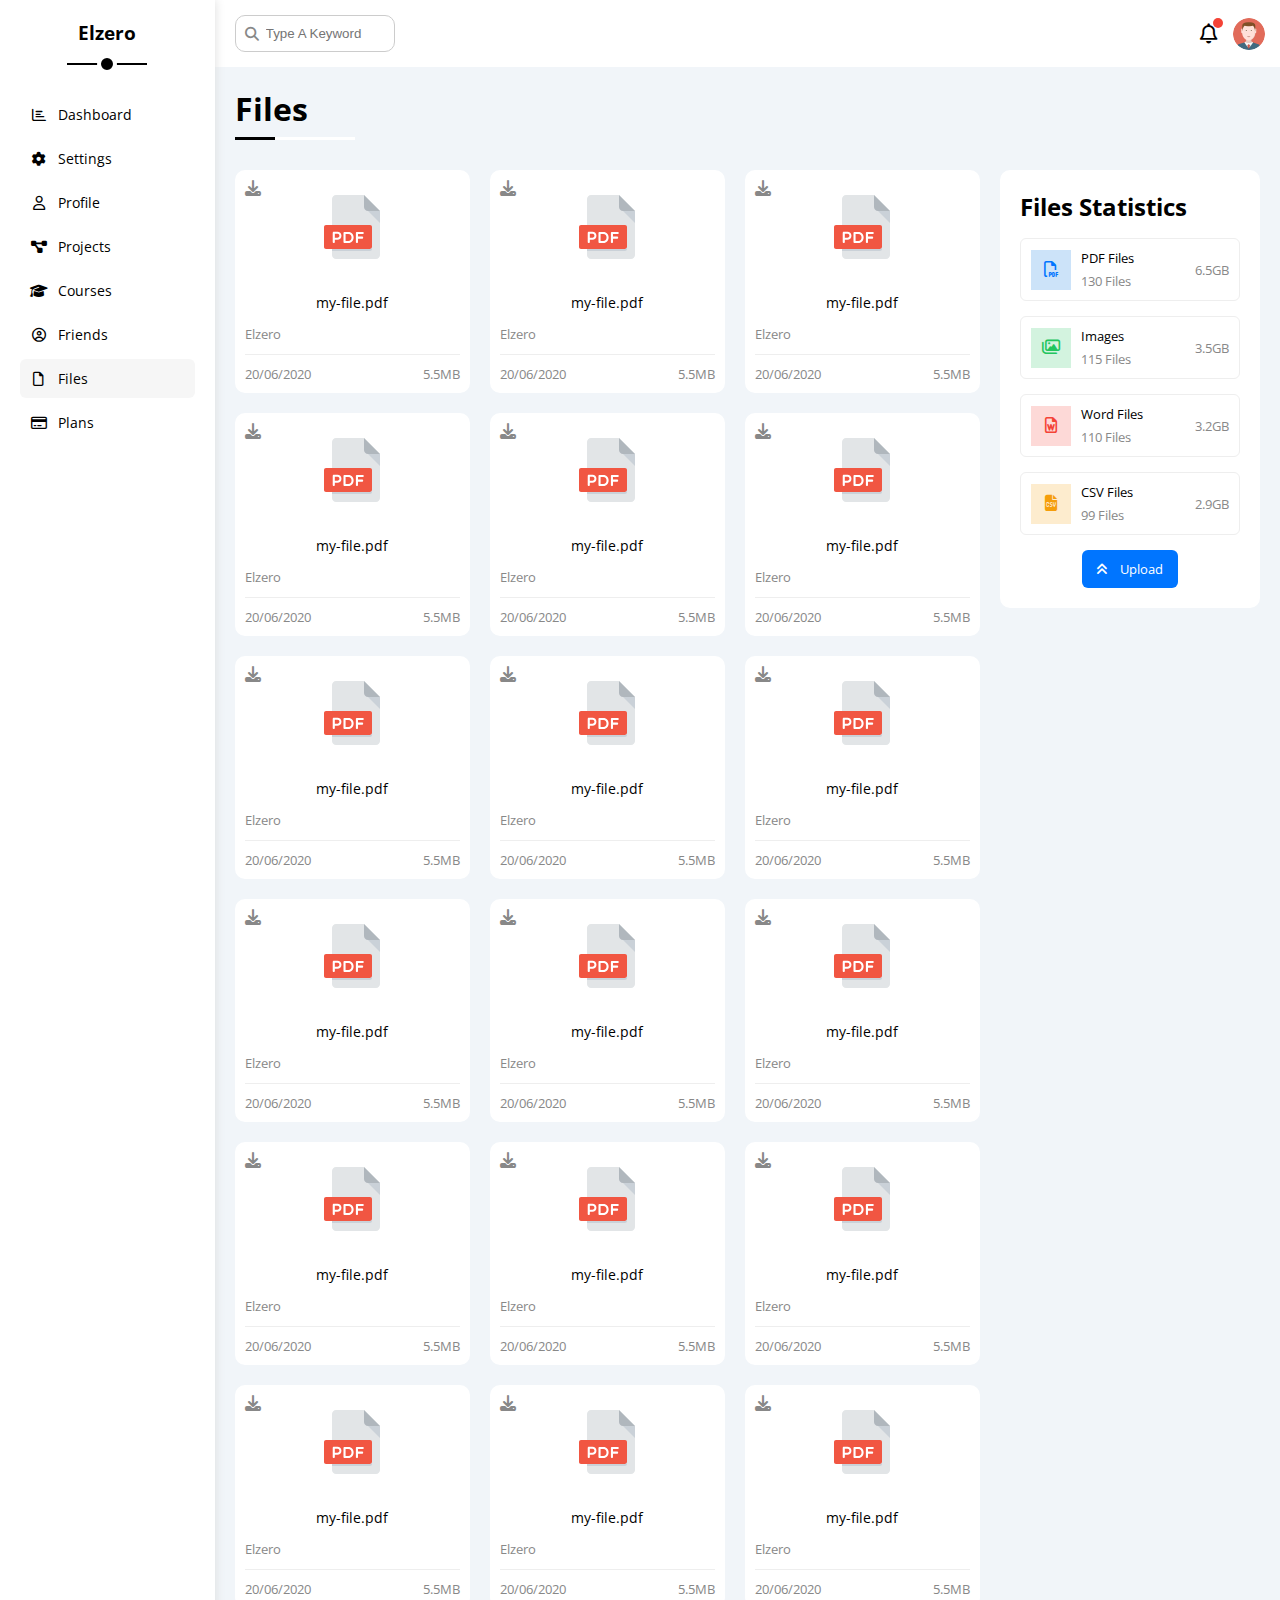
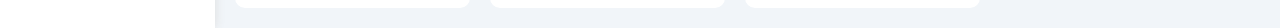
<file: files.html>
<!DOCTYPE html>
<html lang="en">
<head>
    <meta charset="UTF-8">
    <meta name="viewport" content="width=device-width, initial-scale=1.0">
    <title>Files</title>
    <link rel="stylesheet" href="css/all.min.css">
    <link rel="stylesheet" href="css/framework.css">
    <link rel="stylesheet" href="css/master.css">
    <link rel="preconnect" href="https://fonts.googleapis.com">
    <link rel="preconnect" href="https://fonts.gstatic.com" crossorigin>
    <link href="https://fonts.googleapis.com/css2?family=Open+Sans:wght@300;500&display=swap" rel="stylesheet">
</head>
<body>
    <div class="page d-flex">
        <div class="sidebar bg-white p-20 p-relative">
            <h3 class="p-relative txt-c mt-0">Elzero</h3>
            <ul>
                <li>
                    <a class="d-flex align-center fs-14 c-black rad-6 p-10" href="index.html">
                        <i class="fa-regular fa-chart-bar fa-fw"></i>
                        <span>Dashboard</span>
                    </a>
                </li>
                <li>
                    <a class="d-flex align-center fs-14 c-black rad-6 p-10" href="settings.html">
                        <i class="fa-solid fa-gear fa-fw"></i>
                        <span>Settings</span>
                    </a>
                </li>
                <li>
                    <a class="d-flex align-center fs-14 c-black rad-6 p-10" href="profile.html">
                        <i class="fa-regular fa-user fa-fw"></i>
                        <span>Profile</span>
                    </a>
                </li>
                <li>
                    <a class="d-flex align-center fs-14 c-black rad-6 p-10" href="projects.html">
                        <i class="fa-solid fa-diagram-project fa-fw"></i>
                        <span>Projects</span>
                    </a>
                </li>
                <li>
                    <a class="d-flex align-center fs-14 c-black rad-6 p-10" href="courses.html">
                        <i class="fa-solid fa-graduation-cap fa-fw"></i>
                        <span>Courses</span>
                    </a>
                </li>
                <li>
                    <a class="d-flex align-center fs-14 c-black rad-6 p-10" href="friends.html">
                        <i class="fa-regular fa-circle-user fa-fw"></i>
                        <span>Friends</span>
                    </a>
                </li>
                <li>
                    <a class="active d-flex align-center fs-14 c-black rad-6 p-10" href="files.html">
                        <i class="fa-regular fa-file fa-fw"></i>
                        <span>Files</span>
                    </a>
                </li>
                <li>
                    <a class="d-flex align-center fs-14 c-black rad-6 p-10" href="plans.html">
                        <i class="fa-regular fa-credit-card fa-fw"></i>
                        <span>Plans</span>
                    </a>
                </li>
            </ul>
        </div>
        <div class="content w-full">
            <!-- Start Head -->
            <div class="head bg-white p-15 between-flex">
                <div class="search p-relative">
                    <input class="p-10" type="search" placeholder="Type A Keyword">
                </div>
                <div class="icons d-flex align-center">
                    <span class="notification p-relative">
                        <i class="fa-regular fa-bell fa-lg"></i>
                    </span>
                    <img src="images/avatar.png" alt="">
                </div>
            </div>
            <!-- End Head -->
            <h1 class="p-relative">Files</h1>
            <div class="files-page d-flex m-20 gap-20">
                <div class="files-stats bg-white p-20 rad-10">
                    <h2 class="mt-0 mb-15 txt-c-mobile">Files Statistics</h2>
                    <div class="d-flex align-center b-eee p-10 rad-6 mb-15 fs-13">
                        <i class="fa-regular fa-file-pdf fa-lg blue center-flex c-blue icon"></i>
                        <div class="info">
                            <span>PDF Files</span>
                            <span class="c-grey d-block mt-5">130 Files</span>
                        </div>
                        <div class="size c-grey">6.5GB</div>
                    </div>
                    <div class="d-flex align-center b-eee p-10 rad-6 mb-15 fs-13">
                        <i class="fa-regular fa-images fa-lg green center-flex c-green icon"></i>
                        <div class="info">
                            <span>Images</span>
                            <span class="c-grey d-block mt-5">115 Files</span>
                        </div>
                        <div class="size c-grey">3.5GB</div>
                    </div>
                    <div class="d-flex align-center b-eee p-10 rad-6 mb-15 fs-13">
                        <i class="fa-regular fa-file-word fa-lg red center-flex c-red icon"></i>
                        <div class="info">
                            <span>Word Files</span>
                            <span class="c-grey d-block mt-5">110 Files</span>
                        </div>
                        <div class="size c-grey">3.2GB</div>
                    </div>
                    <div class="d-flex align-center b-eee p-10 rad-6 mb-15 fs-13">
                        <i class="fa-solid fa-file-csv fa-lg orange center-flex c-orange icon"></i>
                        <div class="info">
                            <span>CSV Files</span>
                            <span class="c-grey d-block mt-5">99 Files</span>
                        </div>
                        <div class="size c-grey">2.9GB</div>
                    </div>
                    <a href="#" class="upload bg-blue c-white fs-13 rad-6 d-block w-fit">
                        <i class="fa-solid fa-angles-up mr-10"></i>
                        Upload
                    </a>
                </div>
                <div class="files d-grid gap-20">
                    <!-- Start File Box -->
                    <div class="file bg-white p-10 rad-10">
                        <i class="fa-solid fa-download c-grey p-absolute"></i>
                        <div class="icon txt-c">
                            <img class="mt-15 mb-15" src="images/pdf-svgrepo-com.svg" alt="">
                            <p class="mb-10 fs-14">my-file.pdf</p>
                        </div>
                        <span class="c-grey fs-13">Elzero</span>
                        <div class="info between-flex c-grey mt-10 pt-10 fs-13">
                            <span>20/06/2020</span>
                            <span>5.5MB</span>
                        </div>
                    </div>
                    <!-- End File Box -->
                    <!-- Start File Box -->
                    <div class="file bg-white p-10 rad-10">
                        <i class="fa-solid fa-download c-grey p-absolute"></i>
                        <div class="icon txt-c">
                            <img class="mt-15 mb-15" src="images/pdf-svgrepo-com.svg" alt="">
                            <p class="mb-10 fs-14">my-file.pdf</p>
                        </div>
                        <span class="c-grey fs-13">Elzero</span>
                        <div class="info between-flex c-grey mt-10 pt-10 fs-13">
                            <span>20/06/2020</span>
                            <span>5.5MB</span>
                        </div>
                    </div>
                    <!-- End File Box -->
                    <!-- Start File Box -->
                    <div class="file bg-white p-10 rad-10">
                        <i class="fa-solid fa-download c-grey p-absolute"></i>
                        <div class="icon txt-c">
                            <img class="mt-15 mb-15" src="images/pdf-svgrepo-com.svg" alt="">
                            <p class="mb-10 fs-14">my-file.pdf</p>
                        </div>
                        <span class="c-grey fs-13">Elzero</span>
                        <div class="info between-flex c-grey mt-10 pt-10 fs-13">
                            <span>20/06/2020</span>
                            <span>5.5MB</span>
                        </div>
                    </div>
                    <!-- End File Box -->
                    <!-- Start File Box -->
                    <div class="file bg-white p-10 rad-10">
                        <i class="fa-solid fa-download c-grey p-absolute"></i>
                        <div class="icon txt-c">
                            <img class="mt-15 mb-15" src="images/pdf-svgrepo-com.svg" alt="">
                            <p class="mb-10 fs-14">my-file.pdf</p>
                        </div>
                        <span class="c-grey fs-13">Elzero</span>
                        <div class="info between-flex c-grey mt-10 pt-10 fs-13">
                            <span>20/06/2020</span>
                            <span>5.5MB</span>
                        </div>
                    </div>
                    <!-- End File Box -->
                    <!-- Start File Box -->
                    <div class="file bg-white p-10 rad-10">
                        <i class="fa-solid fa-download c-grey p-absolute"></i>
                        <div class="icon txt-c">
                            <img class="mt-15 mb-15" src="images/pdf-svgrepo-com.svg" alt="">
                            <p class="mb-10 fs-14">my-file.pdf</p>
                        </div>
                        <span class="c-grey fs-13">Elzero</span>
                        <div class="info between-flex c-grey mt-10 pt-10 fs-13">
                            <span>20/06/2020</span>
                            <span>5.5MB</span>
                        </div>
                    </div>
                    <!-- End File Box -->
                    <!-- Start File Box -->
                    <div class="file bg-white p-10 rad-10">
                        <i class="fa-solid fa-download c-grey p-absolute"></i>
                        <div class="icon txt-c">
                            <img class="mt-15 mb-15" src="images/pdf-svgrepo-com.svg" alt="">
                            <p class="mb-10 fs-14">my-file.pdf</p>
                        </div>
                        <span class="c-grey fs-13">Elzero</span>
                        <div class="info between-flex c-grey mt-10 pt-10 fs-13">
                            <span>20/06/2020</span>
                            <span>5.5MB</span>
                        </div>
                    </div>
                    <!-- End File Box -->
                    <!-- Start File Box -->
                    <div class="file bg-white p-10 rad-10">
                        <i class="fa-solid fa-download c-grey p-absolute"></i>
                        <div class="icon txt-c">
                            <img class="mt-15 mb-15" src="images/pdf-svgrepo-com.svg" alt="">
                            <p class="mb-10 fs-14">my-file.pdf</p>
                        </div>
                        <span class="c-grey fs-13">Elzero</span>
                        <div class="info between-flex c-grey mt-10 pt-10 fs-13">
                            <span>20/06/2020</span>
                            <span>5.5MB</span>
                        </div>
                    </div>
                    <!-- End File Box -->
                    <!-- Start File Box -->
                    <div class="file bg-white p-10 rad-10">
                        <i class="fa-solid fa-download c-grey p-absolute"></i>
                        <div class="icon txt-c">
                            <img class="mt-15 mb-15" src="images/pdf-svgrepo-com.svg" alt="">
                            <p class="mb-10 fs-14">my-file.pdf</p>
                        </div>
                        <span class="c-grey fs-13">Elzero</span>
                        <div class="info between-flex c-grey mt-10 pt-10 fs-13">
                            <span>20/06/2020</span>
                            <span>5.5MB</span>
                        </div>
                    </div>
                    <!-- End File Box -->
                    <!-- Start File Box -->
                    <div class="file bg-white p-10 rad-10">
                        <i class="fa-solid fa-download c-grey p-absolute"></i>
                        <div class="icon txt-c">
                            <img class="mt-15 mb-15" src="images/pdf-svgrepo-com.svg" alt="">
                            <p class="mb-10 fs-14">my-file.pdf</p>
                        </div>
                        <span class="c-grey fs-13">Elzero</span>
                        <div class="info between-flex c-grey mt-10 pt-10 fs-13">
                            <span>20/06/2020</span>
                            <span>5.5MB</span>
                        </div>
                    </div>
                    <!-- End File Box -->
                    <!-- Start File Box -->
                    <div class="file bg-white p-10 rad-10">
                        <i class="fa-solid fa-download c-grey p-absolute"></i>
                        <div class="icon txt-c">
                            <img class="mt-15 mb-15" src="images/pdf-svgrepo-com.svg" alt="">
                            <p class="mb-10 fs-14">my-file.pdf</p>
                        </div>
                        <span class="c-grey fs-13">Elzero</span>
                        <div class="info between-flex c-grey mt-10 pt-10 fs-13">
                            <span>20/06/2020</span>
                            <span>5.5MB</span>
                        </div>
                    </div>
                    <!-- End File Box -->
                    <!-- Start File Box -->
                    <div class="file bg-white p-10 rad-10">
                        <i class="fa-solid fa-download c-grey p-absolute"></i>
                        <div class="icon txt-c">
                            <img class="mt-15 mb-15" src="images/pdf-svgrepo-com.svg" alt="">
                            <p class="mb-10 fs-14">my-file.pdf</p>
                        </div>
                        <span class="c-grey fs-13">Elzero</span>
                        <div class="info between-flex c-grey mt-10 pt-10 fs-13">
                            <span>20/06/2020</span>
                            <span>5.5MB</span>
                        </div>
                    </div>
                    <!-- End File Box -->
                    <!-- Start File Box -->
                    <div class="file bg-white p-10 rad-10">
                        <i class="fa-solid fa-download c-grey p-absolute"></i>
                        <div class="icon txt-c">
                            <img class="mt-15 mb-15" src="images/pdf-svgrepo-com.svg" alt="">
                            <p class="mb-10 fs-14">my-file.pdf</p>
                        </div>
                        <span class="c-grey fs-13">Elzero</span>
                        <div class="info between-flex c-grey mt-10 pt-10 fs-13">
                            <span>20/06/2020</span>
                            <span>5.5MB</span>
                        </div>
                    </div>
                    <!-- End File Box -->
                    <!-- Start File Box -->
                    <div class="file bg-white p-10 rad-10">
                        <i class="fa-solid fa-download c-grey p-absolute"></i>
                        <div class="icon txt-c">
                            <img class="mt-15 mb-15" src="images/pdf-svgrepo-com.svg" alt="">
                            <p class="mb-10 fs-14">my-file.pdf</p>
                        </div>
                        <span class="c-grey fs-13">Elzero</span>
                        <div class="info between-flex c-grey mt-10 pt-10 fs-13">
                            <span>20/06/2020</span>
                            <span>5.5MB</span>
                        </div>
                    </div>
                    <!-- End File Box -->
                    <!-- Start File Box -->
                    <div class="file bg-white p-10 rad-10">
                        <i class="fa-solid fa-download c-grey p-absolute"></i>
                        <div class="icon txt-c">
                            <img class="mt-15 mb-15" src="images/pdf-svgrepo-com.svg" alt="">
                            <p class="mb-10 fs-14">my-file.pdf</p>
                        </div>
                        <span class="c-grey fs-13">Elzero</span>
                        <div class="info between-flex c-grey mt-10 pt-10 fs-13">
                            <span>20/06/2020</span>
                            <span>5.5MB</span>
                        </div>
                    </div>
                    <!-- End File Box -->
                    <!-- Start File Box -->
                    <div class="file bg-white p-10 rad-10">
                        <i class="fa-solid fa-download c-grey p-absolute"></i>
                        <div class="icon txt-c">
                            <img class="mt-15 mb-15" src="images/pdf-svgrepo-com.svg" alt="">
                            <p class="mb-10 fs-14">my-file.pdf</p>
                        </div>
                        <span class="c-grey fs-13">Elzero</span>
                        <div class="info between-flex c-grey mt-10 pt-10 fs-13">
                            <span>20/06/2020</span>
                            <span>5.5MB</span>
                        </div>
                    </div>
                    <!-- End File Box -->
                    <!-- Start File Box -->
                    <div class="file bg-white p-10 rad-10">
                        <i class="fa-solid fa-download c-grey p-absolute"></i>
                        <div class="icon txt-c">
                            <img class="mt-15 mb-15" src="images/pdf-svgrepo-com.svg" alt="">
                            <p class="mb-10 fs-14">my-file.pdf</p>
                        </div>
                        <span class="c-grey fs-13">Elzero</span>
                        <div class="info between-flex c-grey mt-10 pt-10 fs-13">
                            <span>20/06/2020</span>
                            <span>5.5MB</span>
                        </div>
                    </div>
                    <!-- End File Box -->
                    <!-- Start File Box -->
                    <div class="file bg-white p-10 rad-10">
                        <i class="fa-solid fa-download c-grey p-absolute"></i>
                        <div class="icon txt-c">
                            <img class="mt-15 mb-15" src="images/pdf-svgrepo-com.svg" alt="">
                            <p class="mb-10 fs-14">my-file.pdf</p>
                        </div>
                        <span class="c-grey fs-13">Elzero</span>
                        <div class="info between-flex c-grey mt-10 pt-10 fs-13">
                            <span>20/06/2020</span>
                            <span>5.5MB</span>
                        </div>
                    </div>
                    <!-- End File Box -->
                    <!-- Start File Box -->
                    <div class="file bg-white p-10 rad-10">
                        <i class="fa-solid fa-download c-grey p-absolute"></i>
                        <div class="icon txt-c">
                            <img class="mt-15 mb-15" src="images/pdf-svgrepo-com.svg" alt="">
                            <p class="mb-10 fs-14">my-file.pdf</p>
                        </div>
                        <span class="c-grey fs-13">Elzero</span>
                        <div class="info between-flex c-grey mt-10 pt-10 fs-13">
                            <span>20/06/2020</span>
                            <span>5.5MB</span>
                        </div>
                    </div>
                    <!-- End File Box -->
                </div>
            </div>
        </div>
    </div>
</body>
</html>
</file>
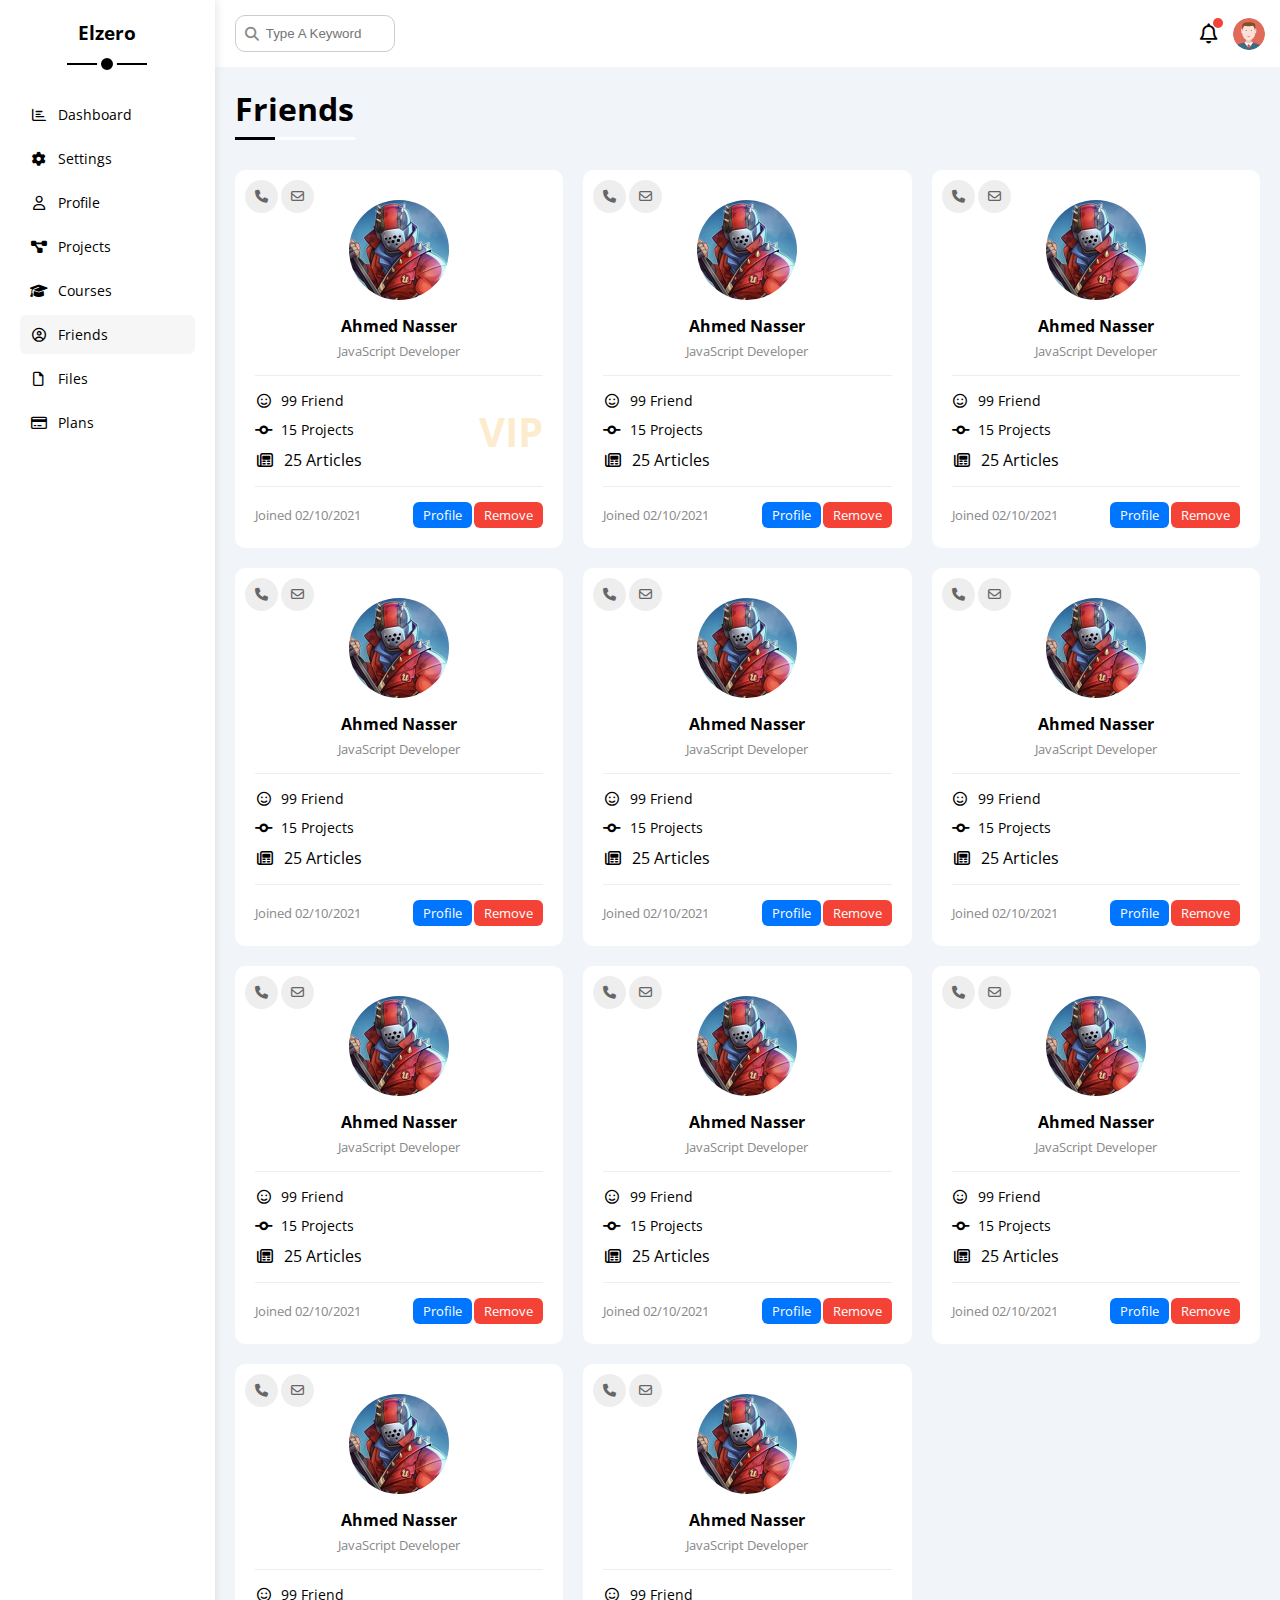
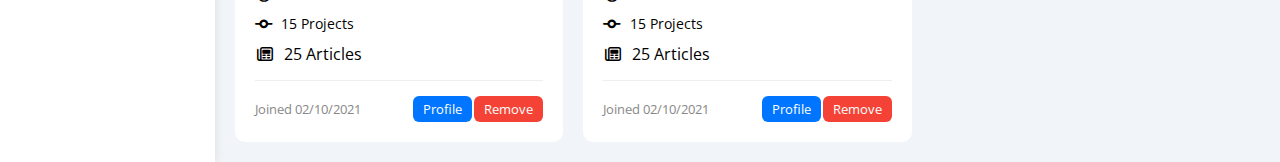
<file: friends.html>
<!DOCTYPE html>
<html lang="en">
<head>
    <meta charset="UTF-8">
    <meta name="viewport" content="width=device-width, initial-scale=1.0">
    <title>Friends</title>
    <link rel="stylesheet" href="css/all.min.css">
    <link rel="stylesheet" href="css/framework.css">
    <link rel="stylesheet" href="css/master.css">
    <link rel="preconnect" href="https://fonts.googleapis.com">
    <link rel="preconnect" href="https://fonts.gstatic.com" crossorigin>
    <link href="https://fonts.googleapis.com/css2?family=Open+Sans:wght@300;500&display=swap" rel="stylesheet">
</head>
<body>
    <div class="page d-flex">
        <div class="sidebar bg-white p-20 p-relative">
            <h3 class="p-relative txt-c mt-0">Elzero</h3>
            <ul>
                <li>
                    <a class="d-flex align-center fs-14 c-black rad-6 p-10" href="index.html">
                        <i class="fa-regular fa-chart-bar fa-fw"></i>
                        <span>Dashboard</span>
                    </a>
                </li>
                <li>
                    <a class="d-flex align-center fs-14 c-black rad-6 p-10" href="settings.html">
                        <i class="fa-solid fa-gear fa-fw"></i>
                        <span>Settings</span>
                    </a>
                </li>
                <li>
                    <a class="d-flex align-center fs-14 c-black rad-6 p-10" href="profile.html">
                        <i class="fa-regular fa-user fa-fw"></i>
                        <span>Profile</span>
                    </a>
                </li>
                <li>
                    <a class="d-flex align-center fs-14 c-black rad-6 p-10" href="projects.html">
                        <i class="fa-solid fa-diagram-project fa-fw"></i>
                        <span>Projects</span>
                    </a>
                </li>
                <li>
                    <a class="d-flex align-center fs-14 c-black rad-6 p-10" href="courses.html">
                        <i class="fa-solid fa-graduation-cap fa-fw"></i>
                        <span>Courses</span>
                    </a>
                </li>
                <li>
                    <a class="active d-flex align-center fs-14 c-black rad-6 p-10" href="friends.html">
                        <i class="fa-regular fa-circle-user fa-fw"></i>
                        <span>Friends</span>
                    </a>
                </li>
                <li>
                    <a class="d-flex align-center fs-14 c-black rad-6 p-10" href="files.html">
                        <i class="fa-regular fa-file fa-fw"></i>
                        <span>Files</span>
                    </a>
                </li>
                <li>
                    <a class="d-flex align-center fs-14 c-black rad-6 p-10" href="plans.html">
                        <i class="fa-regular fa-credit-card fa-fw"></i>
                        <span>Plans</span>
                    </a>
                </li>
            </ul>
        </div>
        <div class="content w-full">
            <!-- Start Head -->
            <div class="head bg-white p-15 between-flex">
                <div class="search p-relative">
                    <input class="p-10" type="search" placeholder="Type A Keyword">
                </div>
                <div class="icons d-flex align-center">
                    <span class="notification p-relative">
                        <i class="fa-regular fa-bell fa-lg"></i>
                    </span>
                    <img src="images/avatar.png" alt="">
                </div>
            </div>
            <!-- End Head -->
            <h1 class="p-relative">Friends</h1>
            <div class="friends-page m-20 d-grid gap-20">
                <!-- Start Friend Box -->
                <div class="friend bg-white p-20 rad-10 p-relative">
                    <div class="contact fs-13">
                        <i class="fa-solid fa-phone"></i>
                        <i class="fa-regular fa-envelope"></i>
                    </div>
                    <div class="txt-c">
                        <img class="mt-10 rad-half mb-10" src="images/friend-01.jpg" alt="">
                        <h4 class="m-0">Ahmed Nasser</h4>
                        <p class="c-grey fs-13 mt-5 mb-0">JavaScript Developer</p>
                    </div>
                    <div class="info p-relative">
                        <span class="mb-10"><i class="fa-regular fa-face-smile fa-fw mr-5"></i> 99 Friend</span>
                        <span class="mb-10"><i class="fa-solid fa-code-commit fa-fw mr-5"></i> 15 Projects</span>
                        <span"><i class="fa-regular fa-newspaper fa-fw mr-5"></i> 25 Articles</span>
                        <span class="vip">VIP</span>
                    </div>
                    <div class="footer between-flex fs-13">
                        <span class="c-grey">Joined 02/10/2021</span>
                        <div class="">
                            <a class="btn-shape bg-blue c-white mr-2" href="profile.html">Profile</a>
                            <a class="btn-shape bg-red c-white" href="#">Remove</a>
                        </div>
                    </div>
                </div>
                <!-- End Friend Box -->
                <!-- Start Friend Box -->
                <div class="friend bg-white p-20 rad-10 p-relative">
                    <div class="contact fs-13">
                        <i class="fa-solid fa-phone"></i>
                        <i class="fa-regular fa-envelope"></i>
                    </div>
                    <div class="txt-c">
                        <img class="mt-10 rad-half mb-10" src="images/friend-01.jpg" alt="">
                        <h4 class="m-0">Ahmed Nasser</h4>
                        <p class="c-grey fs-13 mt-5 mb-0">JavaScript Developer</p>
                    </div>
                    <div class="info p-relative">
                        <span class="mb-10"><i class="fa-regular fa-face-smile fa-fw mr-5"></i> 99 Friend</span>
                        <span class="mb-10"><i class="fa-solid fa-code-commit fa-fw mr-5"></i> 15 Projects</span>
                        <span"><i class="fa-regular fa-newspaper fa-fw mr-5"></i> 25 Articles</span>
                    </div>
                    <div class="footer between-flex fs-13">
                        <span class="c-grey">Joined 02/10/2021</span>
                        <div class="">
                            <a class="btn-shape bg-blue c-white mr-2" href="profile.html">Profile</a>
                            <a class="btn-shape bg-red c-white" href="#">Remove</a>
                        </div>
                    </div>
                </div>
                <!-- End Friend Box -->
                <!-- Start Friend Box -->
                <div class="friend bg-white p-20 rad-10 p-relative">
                    <div class="contact fs-13">
                        <i class="fa-solid fa-phone"></i>
                        <i class="fa-regular fa-envelope"></i>
                    </div>
                    <div class="txt-c">
                        <img class="mt-10 rad-half mb-10" src="images/friend-01.jpg" alt="">
                        <h4 class="m-0">Ahmed Nasser</h4>
                        <p class="c-grey fs-13 mt-5 mb-0">JavaScript Developer</p>
                    </div>
                    <div class="info p-relative">
                        <span class="mb-10"><i class="fa-regular fa-face-smile fa-fw mr-5"></i> 99 Friend</span>
                        <span class="mb-10"><i class="fa-solid fa-code-commit fa-fw mr-5"></i> 15 Projects</span>
                        <span"><i class="fa-regular fa-newspaper fa-fw mr-5"></i> 25 Articles</span>
                    </div>
                    <div class="footer between-flex fs-13">
                        <span class="c-grey">Joined 02/10/2021</span>
                        <div class="">
                            <a class="btn-shape bg-blue c-white mr-2" href="profile.html">Profile</a>
                            <a class="btn-shape bg-red c-white" href="#">Remove</a>
                        </div>
                    </div>
                </div>
                <!-- End Friend Box -->
                <!-- Start Friend Box -->
                <div class="friend bg-white p-20 rad-10 p-relative">
                    <div class="contact fs-13">
                        <i class="fa-solid fa-phone"></i>
                        <i class="fa-regular fa-envelope"></i>
                    </div>
                    <div class="txt-c">
                        <img class="mt-10 rad-half mb-10" src="images/friend-01.jpg" alt="">
                        <h4 class="m-0">Ahmed Nasser</h4>
                        <p class="c-grey fs-13 mt-5 mb-0">JavaScript Developer</p>
                    </div>
                    <div class="info p-relative">
                        <span class="mb-10"><i class="fa-regular fa-face-smile fa-fw mr-5"></i> 99 Friend</span>
                        <span class="mb-10"><i class="fa-solid fa-code-commit fa-fw mr-5"></i> 15 Projects</span>
                        <span"><i class="fa-regular fa-newspaper fa-fw mr-5"></i> 25 Articles</span>
                    </div>
                    <div class="footer between-flex fs-13">
                        <span class="c-grey">Joined 02/10/2021</span>
                        <div class="">
                            <a class="btn-shape bg-blue c-white mr-2" href="profile.html">Profile</a>
                            <a class="btn-shape bg-red c-white" href="#">Remove</a>
                        </div>
                    </div>
                </div>
                <!-- End Friend Box -->
                <!-- Start Friend Box -->
                <div class="friend bg-white p-20 rad-10 p-relative">
                    <div class="contact fs-13">
                        <i class="fa-solid fa-phone"></i>
                        <i class="fa-regular fa-envelope"></i>
                    </div>
                    <div class="txt-c">
                        <img class="mt-10 rad-half mb-10" src="images/friend-01.jpg" alt="">
                        <h4 class="m-0">Ahmed Nasser</h4>
                        <p class="c-grey fs-13 mt-5 mb-0">JavaScript Developer</p>
                    </div>
                    <div class="info p-relative">
                        <span class="mb-10"><i class="fa-regular fa-face-smile fa-fw mr-5"></i> 99 Friend</span>
                        <span class="mb-10"><i class="fa-solid fa-code-commit fa-fw mr-5"></i> 15 Projects</span>
                        <span"><i class="fa-regular fa-newspaper fa-fw mr-5"></i> 25 Articles</span>
                    </div>
                    <div class="footer between-flex fs-13">
                        <span class="c-grey">Joined 02/10/2021</span>
                        <div class="">
                            <a class="btn-shape bg-blue c-white mr-2" href="profile.html">Profile</a>
                            <a class="btn-shape bg-red c-white" href="#">Remove</a>
                        </div>
                    </div>
                </div>
                <!-- End Friend Box -->
                <!-- Start Friend Box -->
                <div class="friend bg-white p-20 rad-10 p-relative">
                    <div class="contact fs-13">
                        <i class="fa-solid fa-phone"></i>
                        <i class="fa-regular fa-envelope"></i>
                    </div>
                    <div class="txt-c">
                        <img class="mt-10 rad-half mb-10" src="images/friend-01.jpg" alt="">
                        <h4 class="m-0">Ahmed Nasser</h4>
                        <p class="c-grey fs-13 mt-5 mb-0">JavaScript Developer</p>
                    </div>
                    <div class="info p-relative">
                        <span class="mb-10"><i class="fa-regular fa-face-smile fa-fw mr-5"></i> 99 Friend</span>
                        <span class="mb-10"><i class="fa-solid fa-code-commit fa-fw mr-5"></i> 15 Projects</span>
                        <span"><i class="fa-regular fa-newspaper fa-fw mr-5"></i> 25 Articles</span>
                    </div>
                    <div class="footer between-flex fs-13">
                        <span class="c-grey">Joined 02/10/2021</span>
                        <div class="">
                            <a class="btn-shape bg-blue c-white mr-2" href="profile.html">Profile</a>
                            <a class="btn-shape bg-red c-white" href="#">Remove</a>
                        </div>
                    </div>
                </div>
                <!-- End Friend Box -->
                <!-- Start Friend Box -->
                <div class="friend bg-white p-20 rad-10 p-relative">
                    <div class="contact fs-13">
                        <i class="fa-solid fa-phone"></i>
                        <i class="fa-regular fa-envelope"></i>
                    </div>
                    <div class="txt-c">
                        <img class="mt-10 rad-half mb-10" src="images/friend-01.jpg" alt="">
                        <h4 class="m-0">Ahmed Nasser</h4>
                        <p class="c-grey fs-13 mt-5 mb-0">JavaScript Developer</p>
                    </div>
                    <div class="info p-relative">
                        <span class="mb-10"><i class="fa-regular fa-face-smile fa-fw mr-5"></i> 99 Friend</span>
                        <span class="mb-10"><i class="fa-solid fa-code-commit fa-fw mr-5"></i> 15 Projects</span>
                        <span"><i class="fa-regular fa-newspaper fa-fw mr-5"></i> 25 Articles</span>
                    </div>
                    <div class="footer between-flex fs-13">
                        <span class="c-grey">Joined 02/10/2021</span>
                        <div class="">
                            <a class="btn-shape bg-blue c-white mr-2" href="profile.html">Profile</a>
                            <a class="btn-shape bg-red c-white" href="#">Remove</a>
                        </div>
                    </div>
                </div>
                <!-- End Friend Box -->
                <!-- Start Friend Box -->
                <div class="friend bg-white p-20 rad-10 p-relative">
                    <div class="contact fs-13">
                        <i class="fa-solid fa-phone"></i>
                        <i class="fa-regular fa-envelope"></i>
                    </div>
                    <div class="txt-c">
                        <img class="mt-10 rad-half mb-10" src="images/friend-01.jpg" alt="">
                        <h4 class="m-0">Ahmed Nasser</h4>
                        <p class="c-grey fs-13 mt-5 mb-0">JavaScript Developer</p>
                    </div>
                    <div class="info p-relative">
                        <span class="mb-10"><i class="fa-regular fa-face-smile fa-fw mr-5"></i> 99 Friend</span>
                        <span class="mb-10"><i class="fa-solid fa-code-commit fa-fw mr-5"></i> 15 Projects</span>
                        <span"><i class="fa-regular fa-newspaper fa-fw mr-5"></i> 25 Articles</span>
                    </div>
                    <div class="footer between-flex fs-13">
                        <span class="c-grey">Joined 02/10/2021</span>
                        <div class="">
                            <a class="btn-shape bg-blue c-white mr-2" href="profile.html">Profile</a>
                            <a class="btn-shape bg-red c-white" href="#">Remove</a>
                        </div>
                    </div>
                </div>
                <!-- End Friend Box -->
                <!-- Start Friend Box -->
                <div class="friend bg-white p-20 rad-10 p-relative">
                    <div class="contact fs-13">
                        <i class="fa-solid fa-phone"></i>
                        <i class="fa-regular fa-envelope"></i>
                    </div>
                    <div class="txt-c">
                        <img class="mt-10 rad-half mb-10" src="images/friend-01.jpg" alt="">
                        <h4 class="m-0">Ahmed Nasser</h4>
                        <p class="c-grey fs-13 mt-5 mb-0">JavaScript Developer</p>
                    </div>
                    <div class="info p-relative">
                        <span class="mb-10"><i class="fa-regular fa-face-smile fa-fw mr-5"></i> 99 Friend</span>
                        <span class="mb-10"><i class="fa-solid fa-code-commit fa-fw mr-5"></i> 15 Projects</span>
                        <span"><i class="fa-regular fa-newspaper fa-fw mr-5"></i> 25 Articles</span>
                    </div>
                    <div class="footer between-flex fs-13">
                        <span class="c-grey">Joined 02/10/2021</span>
                        <div class="">
                            <a class="btn-shape bg-blue c-white mr-2" href="profile.html">Profile</a>
                            <a class="btn-shape bg-red c-white" href="#">Remove</a>
                        </div>
                    </div>
                </div>
                <!-- End Friend Box -->
                <!-- Start Friend Box -->
                <div class="friend bg-white p-20 rad-10 p-relative">
                    <div class="contact fs-13">
                        <i class="fa-solid fa-phone"></i>
                        <i class="fa-regular fa-envelope"></i>
                    </div>
                    <div class="txt-c">
                        <img class="mt-10 rad-half mb-10" src="images/friend-01.jpg" alt="">
                        <h4 class="m-0">Ahmed Nasser</h4>
                        <p class="c-grey fs-13 mt-5 mb-0">JavaScript Developer</p>
                    </div>
                    <div class="info p-relative">
                        <span class="mb-10"><i class="fa-regular fa-face-smile fa-fw mr-5"></i> 99 Friend</span>
                        <span class="mb-10"><i class="fa-solid fa-code-commit fa-fw mr-5"></i> 15 Projects</span>
                        <span"><i class="fa-regular fa-newspaper fa-fw mr-5"></i> 25 Articles</span>
                    </div>
                    <div class="footer between-flex fs-13">
                        <span class="c-grey">Joined 02/10/2021</span>
                        <div class="">
                            <a class="btn-shape bg-blue c-white mr-2" href="profile.html">Profile</a>
                            <a class="btn-shape bg-red c-white" href="#">Remove</a>
                        </div>
                    </div>
                </div>
                <!-- End Friend Box -->
                <!-- Start Friend Box -->
                <div class="friend bg-white p-20 rad-10 p-relative">
                    <div class="contact fs-13">
                        <i class="fa-solid fa-phone"></i>
                        <i class="fa-regular fa-envelope"></i>
                    </div>
                    <div class="txt-c">
                        <img class="mt-10 rad-half mb-10" src="images/friend-01.jpg" alt="">
                        <h4 class="m-0">Ahmed Nasser</h4>
                        <p class="c-grey fs-13 mt-5 mb-0">JavaScript Developer</p>
                    </div>
                    <div class="info p-relative">
                        <span class="mb-10"><i class="fa-regular fa-face-smile fa-fw mr-5"></i> 99 Friend</span>
                        <span class="mb-10"><i class="fa-solid fa-code-commit fa-fw mr-5"></i> 15 Projects</span>
                        <span"><i class="fa-regular fa-newspaper fa-fw mr-5"></i> 25 Articles</span>
                    </div>
                    <div class="footer between-flex fs-13">
                        <span class="c-grey">Joined 02/10/2021</span>
                        <div class="">
                            <a class="btn-shape bg-blue c-white mr-2" href="profile.html">Profile</a>
                            <a class="btn-shape bg-red c-white" href="#">Remove</a>
                        </div>
                    </div>
                </div>
                <!-- End Friend Box -->
            </div>
        </div>
    </div>
</body>
</html>
</file>
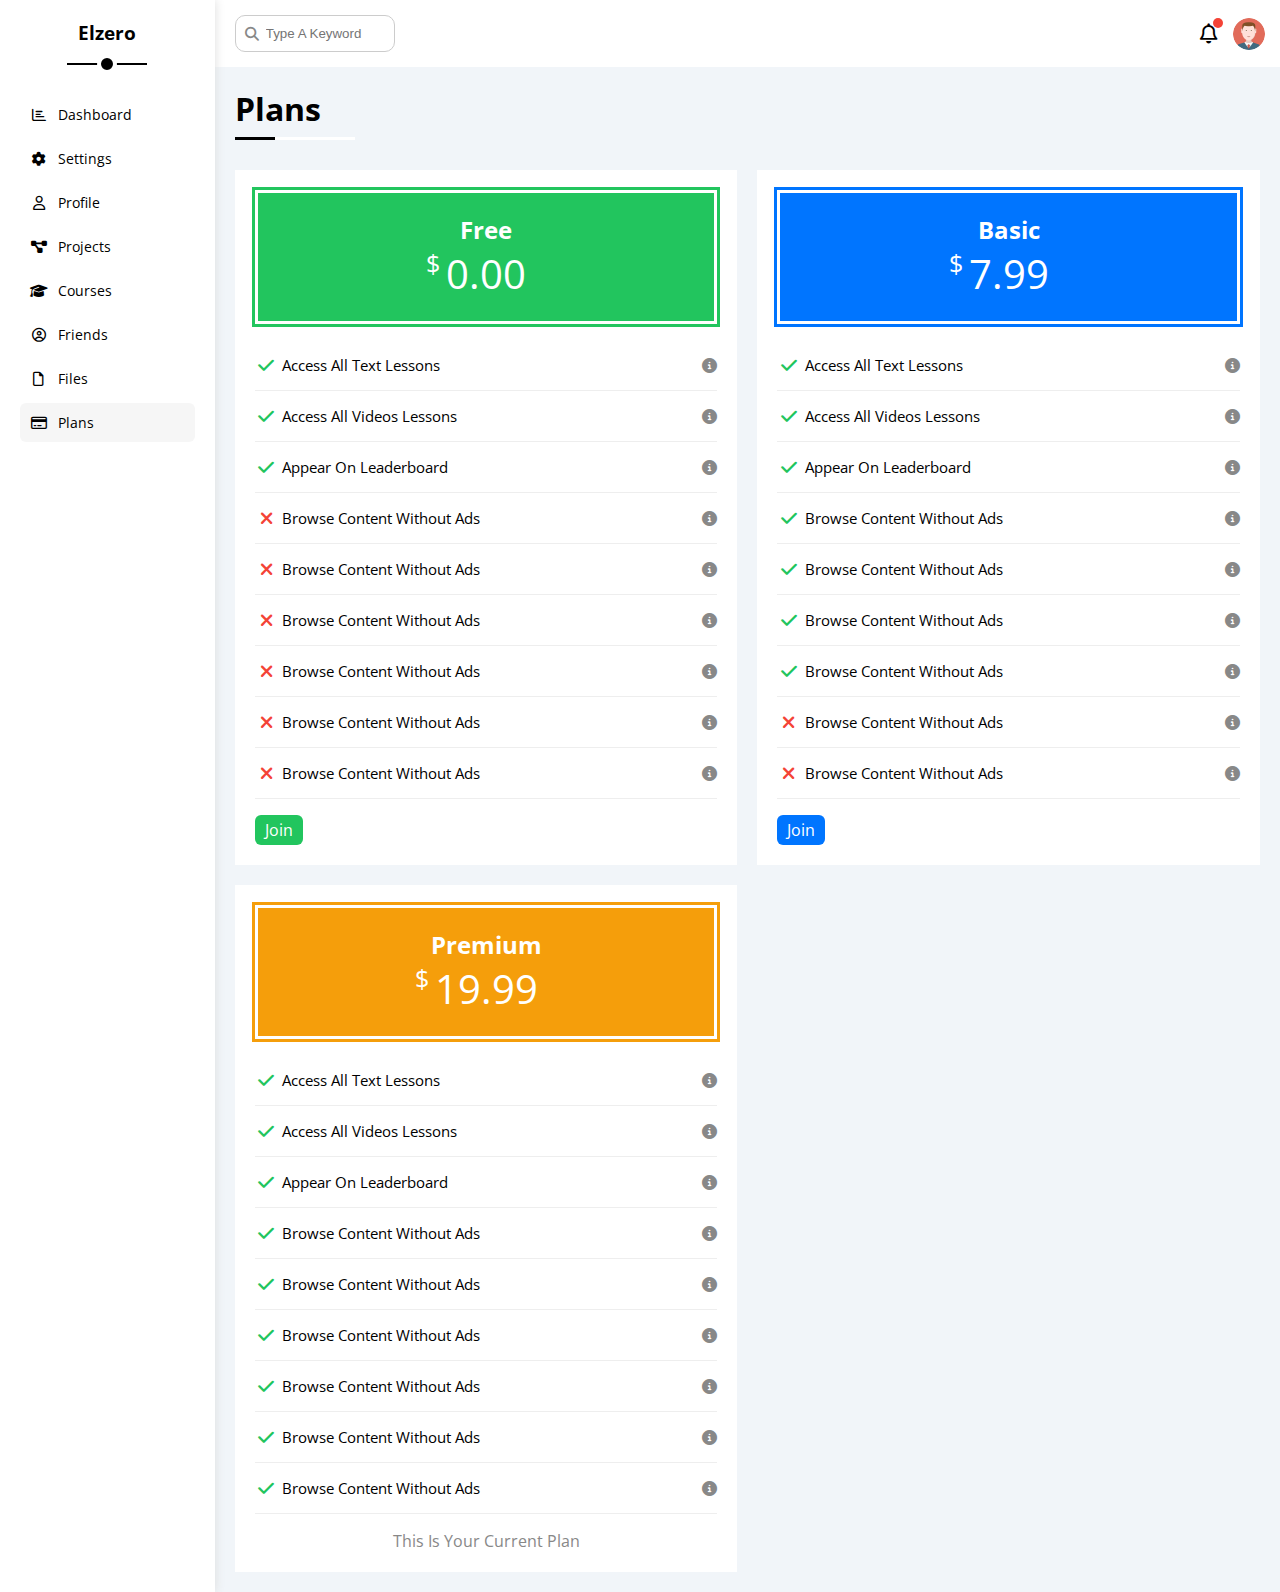
<file: plans.html>
<!DOCTYPE html>
<html lang="en">
<head>
    <meta charset="UTF-8">
    <meta name="viewport" content="width=device-width, initial-scale=1.0">
    <title>Plans</title>
    <link rel="stylesheet" href="css/all.min.css">
    <link rel="stylesheet" href="css/framework.css">
    <link rel="stylesheet" href="css/master.css">
    <link rel="preconnect" href="https://fonts.googleapis.com">
    <link rel="preconnect" href="https://fonts.gstatic.com" crossorigin>
    <link href="https://fonts.googleapis.com/css2?family=Open+Sans:wght@300;500&display=swap" rel="stylesheet">
</head>
<body>
    <div class="page d-flex">
        <div class="sidebar bg-white p-20 p-relative">
            <h3 class="p-relative txt-c mt-0">Elzero</h3>
            <ul>
                <li>
                    <a class="d-flex align-center fs-14 c-black rad-6 p-10" href="index.html">
                        <i class="fa-regular fa-chart-bar fa-fw"></i>
                        <span>Dashboard</span>
                    </a>
                </li>
                <li>
                    <a class="d-flex align-center fs-14 c-black rad-6 p-10" href="settings.html">
                        <i class="fa-solid fa-gear fa-fw"></i>
                        <span>Settings</span>
                    </a>
                </li>
                <li>
                    <a class="d-flex align-center fs-14 c-black rad-6 p-10" href="profile.html">
                        <i class="fa-regular fa-user fa-fw"></i>
                        <span>Profile</span>
                    </a>
                </li>
                <li>
                    <a class="d-flex align-center fs-14 c-black rad-6 p-10" href="projects.html">
                        <i class="fa-solid fa-diagram-project fa-fw"></i>
                        <span>Projects</span>
                    </a>
                </li>
                <li>
                    <a class="d-flex align-center fs-14 c-black rad-6 p-10" href="courses.html">
                        <i class="fa-solid fa-graduation-cap fa-fw"></i>
                        <span>Courses</span>
                    </a>
                </li>
                <li>
                    <a class="d-flex align-center fs-14 c-black rad-6 p-10" href="friends.html">
                        <i class="fa-regular fa-circle-user fa-fw"></i>
                        <span>Friends</span>
                    </a>
                </li>
                <li>
                    <a class="d-flex align-center fs-14 c-black rad-6 p-10" href="files.html">
                        <i class="fa-regular fa-file fa-fw"></i>
                        <span>Files</span>
                    </a>
                </li>
                <li>
                    <a class="active d-flex align-center fs-14 c-black rad-6 p-10" href="plans.html">
                        <i class="fa-regular fa-credit-card fa-fw"></i>
                        <span>Plans</span>
                    </a>
                </li>
            </ul>
        </div>
        <div class="content w-full">
            <!-- Start Head -->
            <div class="head bg-white p-15 between-flex">
                <div class="search p-relative">
                    <input class="p-10" type="search" placeholder="Type A Keyword">
                </div>
                <div class="icons d-flex align-center">
                    <span class="notification p-relative">
                        <i class="fa-regular fa-bell fa-lg"></i>
                    </span>
                    <img src="images/avatar.png" alt="">
                </div>
            </div>
            <!-- End Head -->
            <h1 class="p-relative">Plans</h1>
            <div class="plans-page m-20 d-grid gap-20">

                <div class="plan green bg-white p-20">
                    <div class="head bg-green p-20 txt-c c-white">
                        <h2 class="m-0">Free</h2>
                        <div class="price"><span>$</span>0.00</div>
                    </div>
                    <ul>
                        <li>
                            <i class="fa-solid fa-check fa-fw yes"></i>
                            <span>Access All Text Lessons</span>
                            <i class="fa-solid fa-circle-info help"></i>
                        </li>
                        <li>
                            <i class="fa-solid fa-check fa-fw yes"></i>
                            <span>Access All Videos Lessons</span>
                            <i class="fa-solid fa-circle-info help"></i>
                        </li>
                        <li>
                            <i class="fa-solid fa-check fa-fw yes"></i>
                            <span>Appear On Leaderboard</span>
                            <i class="fa-solid fa-circle-info help"></i>
                        </li>
                        <li>
                            <i class="fa-solid fa-xmark fa-fw"></i>
                            <span>Browse Content Without Ads</span>
                            <i class="fa-solid fa-circle-info help"></i>
                        </li>
                        <li>
                            <i class="fa-solid fa-xmark fa-fw"></i>
                            <span>Browse Content Without Ads</span>
                            <i class="fa-solid fa-circle-info help"></i>
                        </li>
                        <li>
                            <i class="fa-solid fa-xmark fa-fw"></i>
                            <span>Browse Content Without Ads</span>
                            <i class="fa-solid fa-circle-info help"></i>
                        </li>
                        <li>
                            <i class="fa-solid fa-xmark fa-fw"></i>
                            <span>Browse Content Without Ads</span>
                            <i class="fa-solid fa-circle-info help"></i>
                        </li>
                        <li>
                            <i class="fa-solid fa-xmark fa-fw"></i>
                            <span>Browse Content Without Ads</span>
                            <i class="fa-solid fa-circle-info help"></i>
                        </li>
                        <li>
                            <i class="fa-solid fa-xmark fa-fw"></i>
                            <span>Browse Content Without Ads</span>
                            <i class="fa-solid fa-circle-info help"></i>
                        </li>
                    </ul>
                    <a class="btn-shape bg-green c-white d-block w-fit" href="#">Join</a>
                </div>
                <div class="plan blue bg-white p-20">
                    <div class="head bg-blue p-20 txt-c c-white">
                        <h2 class="m-0">Basic</h2>
                        <div class="price"><span>$</span>7.99</div>
                    </div>
                    <ul>
                        <li>
                            <i class="fa-solid fa-check fa-fw yes"></i>
                            <span>Access All Text Lessons</span>
                            <i class="fa-solid fa-circle-info help"></i>
                        </li>
                        <li>
                            <i class="fa-solid fa-check fa-fw yes"></i>
                            <span>Access All Videos Lessons</span>
                            <i class="fa-solid fa-circle-info help"></i>
                        </li>
                        <li>
                            <i class="fa-solid fa-check fa-fw yes"></i>
                            <span>Appear On Leaderboard</span>
                            <i class="fa-solid fa-circle-info help"></i>
                        </li>
                        <li>
                            <i class="fa-solid fa-check fa-fw yes"></i>
                            <span>Browse Content Without Ads</span>
                            <i class="fa-solid fa-circle-info help"></i>
                        </li>
                        <li>
                            <i class="fa-solid fa-check fa-fw yes"></i>
                            <span>Browse Content Without Ads</span>
                            <i class="fa-solid fa-circle-info help"></i>
                        </li>
                        <li>
                            <i class="fa-solid fa-check fa-fw yes"></i>
                            <span>Browse Content Without Ads</span>
                            <i class="fa-solid fa-circle-info help"></i>
                        </li>
                        <li>
                            <i class="fa-solid fa-check fa-fw yes"></i>
                            <span>Browse Content Without Ads</span>
                            <i class="fa-solid fa-circle-info help"></i>
                        </li>
                        <li>
                            <i class="fa-solid fa-xmark fa-fw"></i>
                            <span>Browse Content Without Ads</span>
                            <i class="fa-solid fa-circle-info help"></i>
                        </li>
                        <li>
                            <i class="fa-solid fa-xmark fa-fw"></i>
                            <span>Browse Content Without Ads</span>
                            <i class="fa-solid fa-circle-info help"></i>
                        </li>
                    </ul>
                    <a class="btn-shape bg-blue c-white d-block w-fit" href="#">Join</a>
                </div>
                <div class="plan orange bg-white p-20">
                    <div class="head bg-orange p-20 txt-c c-white">
                        <h2 class="m-0">Premium</h2>
                        <div class="price"><span>$</span>19.99</div>
                    </div>
                    <ul>
                        <li>
                            <i class="fa-solid fa-check fa-fw yes"></i>
                            <span>Access All Text Lessons</span>
                            <i class="fa-solid fa-circle-info help"></i>
                        </li>
                        <li>
                            <i class="fa-solid fa-check fa-fw yes"></i>
                            <span>Access All Videos Lessons</span>
                            <i class="fa-solid fa-circle-info help"></i>
                        </li>
                        <li>
                            <i class="fa-solid fa-check fa-fw yes"></i>
                            <span>Appear On Leaderboard</span>
                            <i class="fa-solid fa-circle-info help"></i>
                        </li>
                        <li>
                            <i class="fa-solid fa-check fa-fw yes"></i>
                            <span>Browse Content Without Ads</span>
                            <i class="fa-solid fa-circle-info help"></i>
                        </li>
                        <li>
                            <i class="fa-solid fa-check fa-fw yes"></i>
                            <span>Browse Content Without Ads</span>
                            <i class="fa-solid fa-circle-info help"></i>
                        </li>
                        <li>
                            <i class="fa-solid fa-check fa-fw yes"></i>
                            <span>Browse Content Without Ads</span>
                            <i class="fa-solid fa-circle-info help"></i>
                        </li>
                        <li>
                            <i class="fa-solid fa-check fa-fw yes"></i>
                            <span>Browse Content Without Ads</span>
                            <i class="fa-solid fa-circle-info help"></i>
                        </li>
                        <li>
                            <i class="fa-solid fa-check fa-fw yes"></i>
                            <span>Browse Content Without Ads</span>
                            <i class="fa-solid fa-circle-info help"></i>
                        </li>
                        <li>
                            <i class="fa-solid fa-check fa-fw yes"></i>
                            <span>Browse Content Without Ads</span>
                            <i class="fa-solid fa-circle-info help"></i>
                        </li>
                    </ul>
                    <p class="c-grey m-0 txt-c">This Is Your Current Plan</p>
                </div>
            </div>
        </div>
    </div>
</body>
</html>
</file>
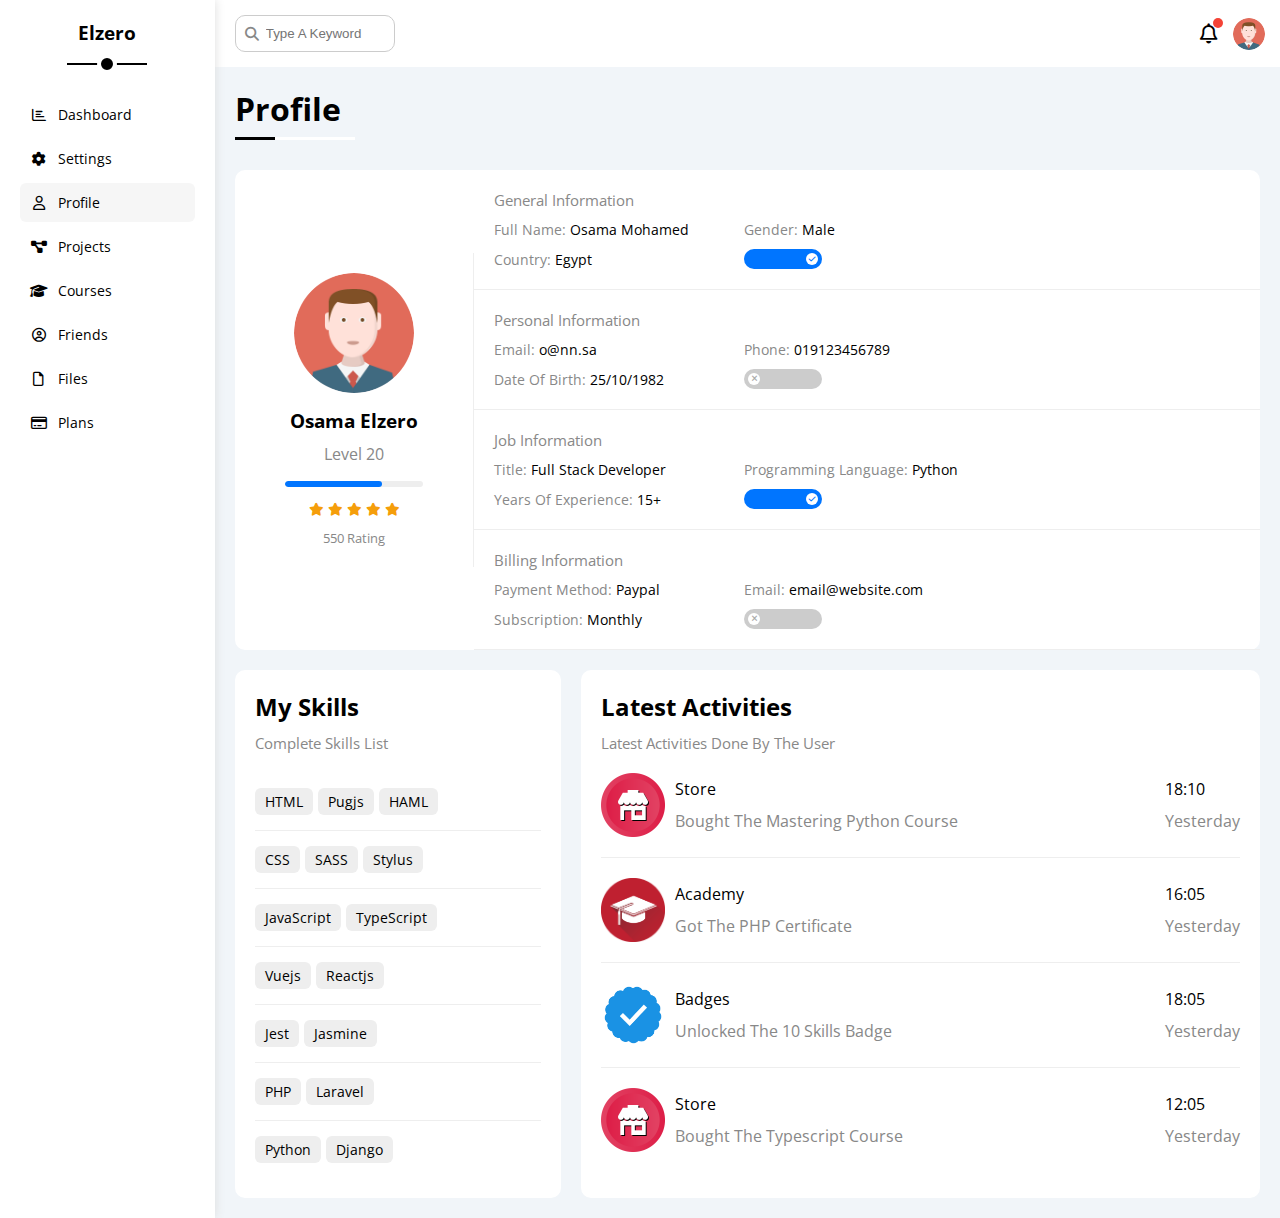
<file: profile.html>
<!DOCTYPE html>
<html lang="en">
<head>
    <meta charset="UTF-8">
    <meta name="viewport" content="width=device-width, initial-scale=1.0">
    <title>Profile</title>
    <link rel="stylesheet" href="css/all.min.css">
    <link rel="stylesheet" href="css/framework.css">
    <link rel="stylesheet" href="css/master.css">
    <link rel="preconnect" href="https://fonts.googleapis.com">
    <link rel="preconnect" href="https://fonts.gstatic.com" crossorigin>
    <link href="https://fonts.googleapis.com/css2?family=Open+Sans:wght@300;500&display=swap" rel="stylesheet">
</head>
<body>
    <div class="page d-flex">
        <div class="sidebar bg-white p-20 p-relative">
            <h3 class="p-relative txt-c mt-0">Elzero</h3>
            <ul>
                <li>
                    <a class="d-flex align-center fs-14 c-black rad-6 p-10" href="index.html">
                        <i class="fa-regular fa-chart-bar fa-fw"></i>
                        <span>Dashboard</span>
                    </a>
                </li>
                <li>
                    <a class="d-flex align-center fs-14 c-black rad-6 p-10" href="settings.html">
                        <i class="fa-solid fa-gear fa-fw"></i>
                        <span>Settings</span>
                    </a>
                </li>
                <li>
                    <a class="active d-flex align-center fs-14 c-black rad-6 p-10" href="profile.html">
                        <i class="fa-regular fa-user fa-fw"></i>
                        <span>Profile</span>
                    </a>
                </li>
                <li>
                    <a class="d-flex align-center fs-14 c-black rad-6 p-10" href="projects.html">
                        <i class="fa-solid fa-diagram-project fa-fw"></i>
                        <span>Projects</span>
                    </a>
                </li>
                <li>
                    <a class="d-flex align-center fs-14 c-black rad-6 p-10" href="courses.html">
                        <i class="fa-solid fa-graduation-cap fa-fw"></i>
                        <span>Courses</span>
                    </a>
                </li>
                <li>
                    <a class="d-flex align-center fs-14 c-black rad-6 p-10" href="friends.html">
                        <i class="fa-regular fa-circle-user fa-fw"></i>
                        <span>Friends</span>
                    </a>
                </li>
                <li>
                    <a class="d-flex align-center fs-14 c-black rad-6 p-10" href="files.html">
                        <i class="fa-regular fa-file fa-fw"></i>
                        <span>Files</span>
                    </a>
                </li>
                <li>
                    <a class="d-flex align-center fs-14 c-black rad-6 p-10" href="plans.html">
                        <i class="fa-regular fa-credit-card fa-fw"></i>
                        <span>Plans</span>
                    </a>
                </li>
            </ul>
        </div>
        <div class="content w-full">
            <!-- Start Head -->
            <div class="head bg-white p-15 between-flex">
                <div class="search p-relative">
                    <input class="p-10" type="search" placeholder="Type A Keyword">
                </div>
                <div class="icons d-flex align-center">
                    <span class="notification p-relative">
                        <i class="fa-regular fa-bell fa-lg"></i>
                    </span>
                    <img src="images/avatar.png" alt="">
                </div>
            </div>
            <!-- End Head -->
            <h1 class="p-relative">Profile</h1>
            <div class="profile-page m-20">
                <!-- Start Overview Box -->
                <div class="overview bg-white rad-10 d-flex align-center">
                    <div class="avatar-box txt-c p-20">
                        <img class="rad-half mb-10" src="images/avatar.png" alt="">
                        <h3 class="m-0">Osama Elzero</h3>
                        <p class="c-grey mt-10">Level 20</p>
                        <div class="level rad-6 bg-eee p-relative">
                            <span style="width: 70%;"></span>
                        </div>
                        <div class="rating mt-10 mb-10">
                            <i class="fa-solid fa-star c-orange fs-13"></i>
                            <i class="fa-solid fa-star c-orange fs-13"></i>
                            <i class="fa-solid fa-star c-orange fs-13"></i>
                            <i class="fa-solid fa-star c-orange fs-13"></i>
                            <i class="fa-solid fa-star c-orange fs-13"></i>
                        </div>
                        <p class="c-grey m-0 fs-13">550 Rating</p>
                    </div>
                    <div class="info-box w-full txt-c-mobile">
                        <!-- Start Info Row -->
                        <div class="box p-20 d-flex align-center">
                            <h4 class="c-grey fs-15 m-0 w-full">General Information</h4>
                            <div class="fs-14">
                                <span class="c-grey">Full Name:</span>
                                <span>Osama Mohamed</span>
                            </div>
                            <div class="fs-14">
                                <span class="c-grey">Gender:</span>
                                <span>Male</span>
                            </div>
                            <div class="fs-14">
                                <span class="c-grey">Country:</span>
                                <span>Egypt</span>
                            </div>
                            <div class="fs-14">
                                <label>
                                    <input class="toggle-checkbox" type="checkbox" checked>
                                    <div class="toggle-switch"></div>
                                </label>
                            </div>
                        </div>
                        <!-- End Info Row -->
                        <!-- Start Info Row -->
                        <div class="box p-20 d-flex align-center">
                            <h4 class="c-grey fs-15 m-0 w-full">Personal Information</h4>
                            <div class="fs-14">
                                <span class="c-grey">Email:</span>
                                <span>o@nn.sa</span>
                            </div>
                            <div class="fs-14">
                                <span class="c-grey">Phone:</span>
                                <span>019123456789</span>
                            </div>
                            <div class="fs-14">
                                <span class="c-grey">Date Of Birth:</span>
                                <span>25/10/1982</span>
                            </div>
                            <div class="fs-14">
                                <label>
                                    <input class="toggle-checkbox" type="checkbox">
                                    <div class="toggle-switch"></div>
                                </label>
                            </div>
                        </div>
                        <!-- End Info Row -->
                        <!-- Start Info Row -->
                        <div class="box p-20 d-flex align-center">
                            <h4 class="c-grey fs-15 m-0 w-full">Job Information</h4>
                            <div class="fs-14">
                                <span class="c-grey">Title:</span>
                                <span>Full Stack Developer</span>
                            </div>
                            <div class="fs-14">
                                <span class="c-grey">Programming Language:</span>
                                <span>Python</span>
                            </div>
                            <div class="fs-14">
                                <span class="c-grey">Years Of Experience:</span>
                                <span>15+</span>
                            </div>
                            <div class="fs-14">
                                <label>
                                    <input class="toggle-checkbox" type="checkbox" checked>
                                    <div class="toggle-switch"></div>
                                </label>
                            </div>
                        </div>
                        <!-- End Info Row -->
                        <!-- Start Info Row -->
                        <div class="box p-20 d-flex align-center">
                            <h4 class="c-grey fs-15 m-0 w-full">Billing Information</h4>
                            <div class="fs-14">
                                <span class="c-grey">Payment Method:</span>
                                <span>Paypal</span>
                            </div>
                            <div class="fs-14">
                                <span class="c-grey">Email:</span>
                                <span>email@website.com</span>
                            </div>
                            <div class="fs-14">
                                <span class="c-grey">Subscription:</span>
                                <span>Monthly</span>
                            </div>
                            <div class="fs-14">
                                <label>
                                    <input class="toggle-checkbox" type="checkbox">
                                    <div class="toggle-switch"></div>
                                </label>
                            </div>
                        </div>
                        <!-- End Info Row -->
                    </div>
                </div>
                <!-- End Overview Box -->
                 <!-- Srart Other Data -->
                  <div class="other-data d-flex gap-20">
                    <div class="skills-box bg-white rad-10 p-20 mt-20">
                        <h2 class="mt-0 mb-10">My Skills</h2>
                        <p class="mt-0 mb-20 c-grey fs-15">Complete Skills List</p>
                        <ul class="m-0 txt-c-mobile">
                            <li><span>HTML</span><span>Pugjs</span><span>HAML</span></li>
                            <li><span>CSS</span><span>SASS</span><span>Stylus</span></li>
                            <li><span>JavaScript</span><span>TypeScript</span></li>
                            <li><span>Vuejs</span><span>Reactjs</span></li>
                            <li><span>Jest</span><span>Jasmine</span></li>
                            <li><span>PHP</span><span>Laravel</span></li>
                            <li><span>Python</span><span>Django</span></li>
                        </ul>
                    </div>
                    <div class="activities-box bg-white rad-10 p-20 mt-20">
                        <h2 class="mt-0 mb-10">Latest Activities</h2>
                        <p class="mt-0 mb-20 c-grey fs-15">Latest Activities Done By The User</p>
                        <div class="activity d-flex align-center txt-c-mobile">
                            <img src="images/activity-01.png" alt="">
                            <div class="info">
                                <span class="d-block mb-10">Store</span>
                                <span class="c-grey">Bought The Mastering Python Course</span>
                            </div>
                            <div class="date">
                                <span class="d-block mb-10">18:10</span>
                                <span class="c-grey">Yesterday</span>
                            </div>
                        </div>
                        <div class="activity d-flex align-center txt-c-mobile">
                            <img src="images/activity-02.png" alt="">
                            <div class="info">
                                <span class="d-block mb-10">Academy</span>
                                <span class="c-grey">Got The PHP Certificate</span>
                            </div>
                            <div class="date">
                                <span class="d-block mb-10">16:05</span>
                                <span class="c-grey">Yesterday</span>
                            </div>
                        </div>
                        <div class="activity d-flex align-center txt-c-mobile">
                            <img src="images/activity-03.png" alt="">
                            <div class="info">
                                <span class="d-block mb-10">Badges</span>
                                <span class="c-grey">Unlocked The 10 Skills Badge</span>
                            </div>
                            <div class="date">
                                <span class="d-block mb-10">18:05</span>
                                <span class="c-grey">Yesterday</span>
                            </div>
                        </div>
                        <div class="activity d-flex align-center txt-c-mobile">
                            <img src="images/activity-01.png" alt="">
                            <div class="info">
                                <span class="d-block mb-10">Store</span>
                                <span class="c-grey">Bought The Typescript Course</span>
                            </div>
                            <div class="date">
                                <span class="d-block mb-10">12:05</span>
                                <span class="c-grey">Yesterday</span>
                            </div>
                        </div>
                    </div>
                  </div>
                 <!-- End Other Data -->
            </div>
        </div>
    </div>
</body>
</html>
</file>
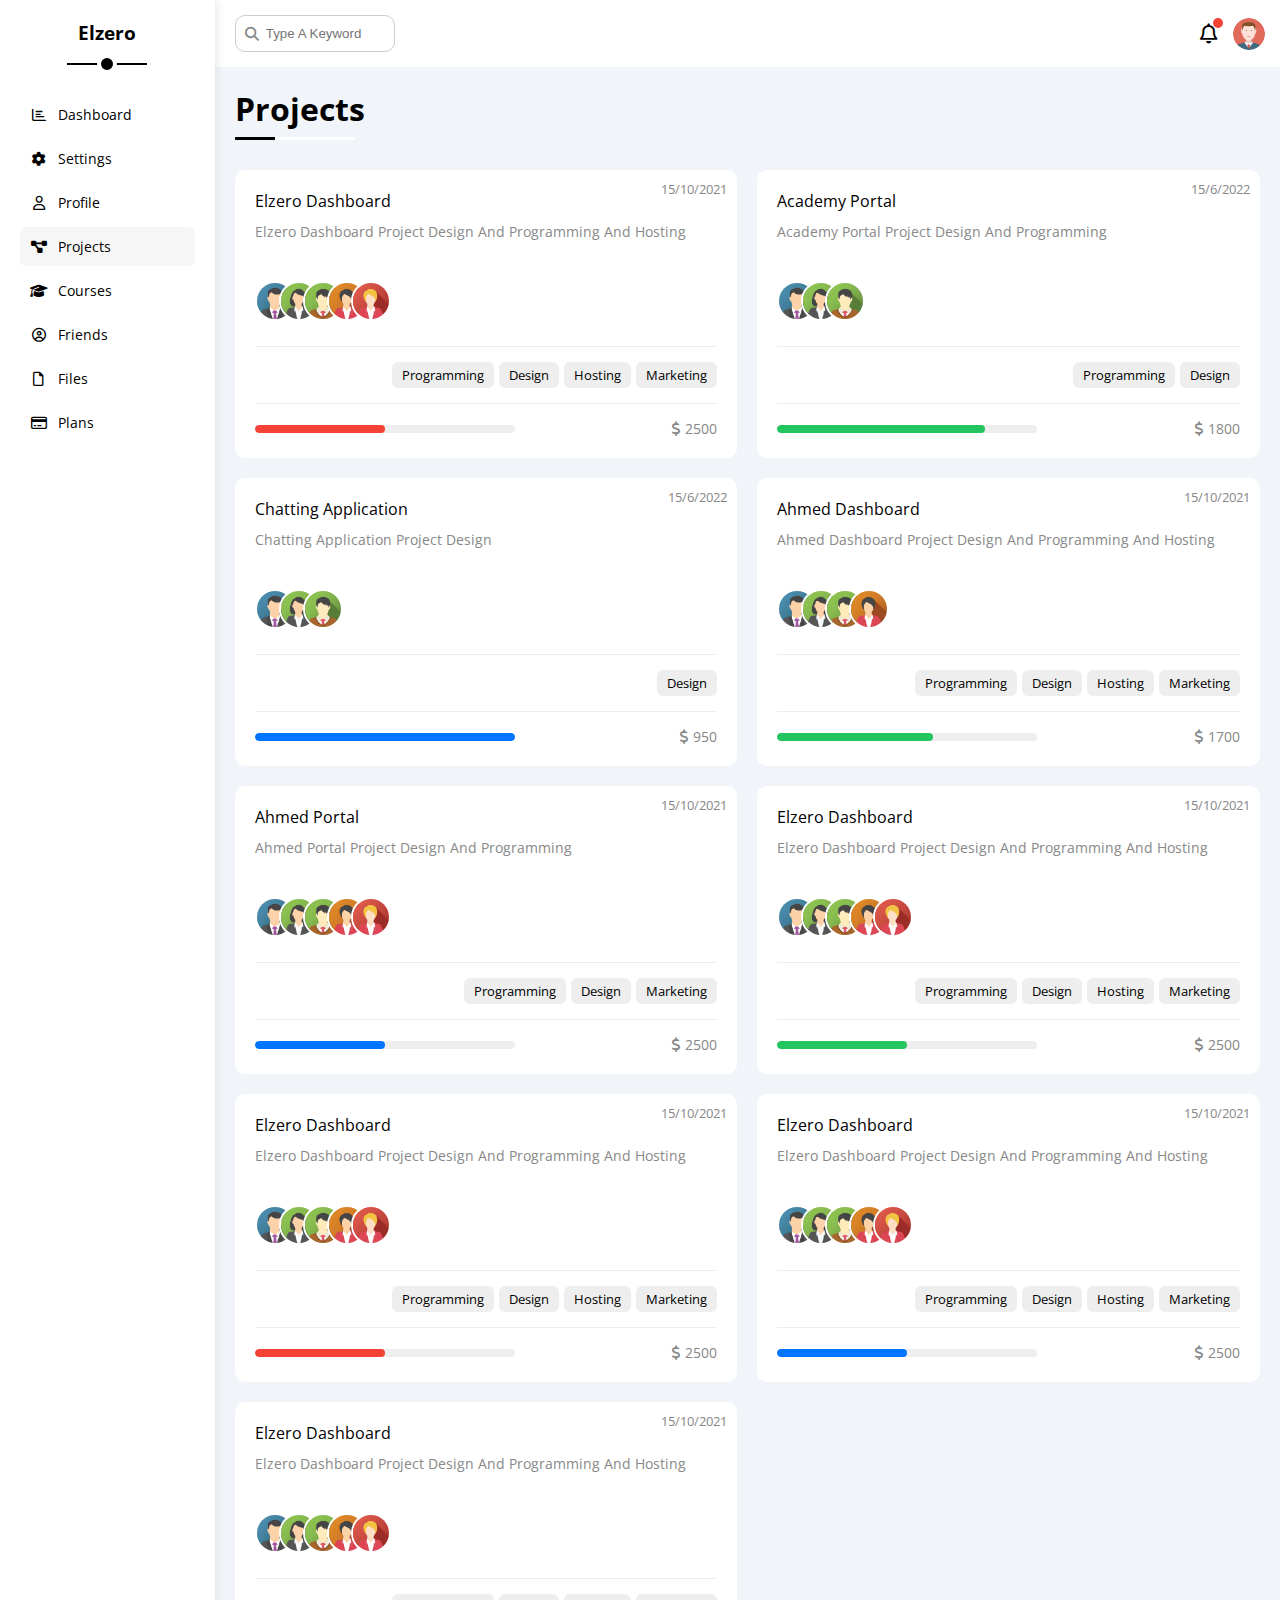
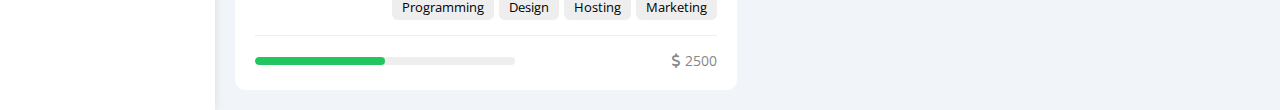
<file: projects.html>
<!DOCTYPE html>
<html lang="en">
<head>
    <meta charset="UTF-8">
    <meta name="viewport" content="width=device-width, initial-scale=1.0">
    <title>Projects</title>
    <link rel="stylesheet" href="css/all.min.css">
    <link rel="stylesheet" href="css/framework.css">
    <link rel="stylesheet" href="css/master.css">
    <link rel="preconnect" href="https://fonts.googleapis.com">
    <link rel="preconnect" href="https://fonts.gstatic.com" crossorigin>
    <link href="https://fonts.googleapis.com/css2?family=Open+Sans:wght@300;500&display=swap" rel="stylesheet">
</head>
<body>
    <div class="page d-flex">
        <div class="sidebar bg-white p-20 p-relative">
            <h3 class="p-relative txt-c mt-0">Elzero</h3>
            <ul>
                <li>
                    <a class="d-flex align-center fs-14 c-black rad-6 p-10" href="index.html">
                        <i class="fa-regular fa-chart-bar fa-fw"></i>
                        <span>Dashboard</span>
                    </a>
                </li>
                <li>
                    <a class="d-flex align-center fs-14 c-black rad-6 p-10" href="settings.html">
                        <i class="fa-solid fa-gear fa-fw"></i>
                        <span>Settings</span>
                    </a>
                </li>
                <li>
                    <a class="d-flex align-center fs-14 c-black rad-6 p-10" href="profile.html">
                        <i class="fa-regular fa-user fa-fw"></i>
                        <span>Profile</span>
                    </a>
                </li>
                <li>
                    <a class="active d-flex align-center fs-14 c-black rad-6 p-10" href="projects.html">
                        <i class="fa-solid fa-diagram-project fa-fw"></i>
                        <span>Projects</span>
                    </a>
                </li>
                <li>
                    <a class="d-flex align-center fs-14 c-black rad-6 p-10" href="courses.html">
                        <i class="fa-solid fa-graduation-cap fa-fw"></i>
                        <span>Courses</span>
                    </a>
                </li>
                <li>
                    <a class="d-flex align-center fs-14 c-black rad-6 p-10" href="friends.html">
                        <i class="fa-regular fa-circle-user fa-fw"></i>
                        <span>Friends</span>
                    </a>
                </li>
                <li>
                    <a class="d-flex align-center fs-14 c-black rad-6 p-10" href="files.html">
                        <i class="fa-regular fa-file fa-fw"></i>
                        <span>Files</span>
                    </a>
                </li>
                <li>
                    <a class="d-flex align-center fs-14 c-black rad-6 p-10" href="plans.html">
                        <i class="fa-regular fa-credit-card fa-fw"></i>
                        <span>Plans</span>
                    </a>
                </li>
            </ul>
        </div>
        <div class="content w-full">
            <!-- Start Head -->
            <div class="head bg-white p-15 between-flex">
                <div class="search p-relative">
                    <input class="p-10" type="search" placeholder="Type A Keyword">
                </div>
                <div class="icons d-flex align-center">
                    <span class="notification p-relative">
                        <i class="fa-regular fa-bell fa-lg"></i>
                    </span>
                    <img src="images/avatar.png" alt="">
                </div>
            </div>
            <!-- End Head -->
            <h1 class="p-relative">Projects</h1>
            <div class="projects-page m-20 d-grid gap-20">
                <!-- Start Project Box -->
                <div class="project p-20 bg-white rad-10 p-relative">
                    <span class="date c-grey fs-13">15/10/2021</span>
                    <h4 class="m-0">Elzero Dashboard</h4>
                    <p class="c-grey mt-10 fs-14">Elzero Dashboard Project Design And Programming And Hosting</p>
                    <img src="images/team-01.png" alt="">
                    <img src="images/team-02.png" alt="">
                    <img src="images/team-03.png" alt="">
                    <img src="images/team-04.png" alt="">
                    <img src="images/team-05.png" alt="">
                    <div class="key d-flex mt-20">
                        <span class="btn-shape bg-eee fs-13">Programming</span>
                        <span class="btn-shape bg-eee fs-13">Design</span>
                        <span class="btn-shape bg-eee fs-13">Hosting</span>
                        <span class="btn-shape bg-eee fs-13">Marketing</span>
                    </div>
                    <div class="between-flex pt-15 info">
                        <div class="progress bg-eee rad-6 p-relative">
                            <span class="bg-red" style="width: 50%;"></span>
                        </div>
                        <span class="price c-grey fs-14"><i class="fa-solid fa-dollar-sign"></i> 2500</span>
                    </div>
                </div>
                <!-- End Project Box -->
                <!-- Start Project Box -->
                <div class="project p-20 bg-white rad-10 p-relative">
                    <span class="date c-grey fs-13">15/6/2022</span>
                    <h4 class="m-0">Academy Portal</h4>
                    <p class="c-grey mt-10 fs-14">Academy Portal Project Design And Programming</p>
                    <img src="images/team-01.png" alt="">
                    <img src="images/team-02.png" alt="">
                    <img src="images/team-03.png" alt="">
                    <div class="key d-flex mt-20">
                        <span class="btn-shape bg-eee fs-13">Programming</span>
                        <span class="btn-shape bg-eee fs-13">Design</span>
                    </div>
                    <div class="between-flex pt-15 info">
                        <div class="progress bg-eee rad-6 p-relative">
                            <span class="bg-green" style="width: 80%;"></span>
                        </div>
                        <span class="price c-grey fs-14"><i class="fa-solid fa-dollar-sign"></i> 1800</span>
                    </div>
                </div>
                <!-- End Project Box -->
                <!-- Start Project Box -->
                <div class="project p-20 bg-white rad-10 p-relative">
                    <span class="date c-grey fs-13">15/6/2022</span>
                    <h4 class="m-0">Chatting Application</h4>
                    <p class="c-grey mt-10 fs-14">Chatting Application Project Design</p>
                    <img src="images/team-01.png" alt="">
                    <img src="images/team-02.png" alt="">
                    <img src="images/team-03.png" alt="">
                    <div class="key d-flex mt-20">
                        <span class="btn-shape bg-eee fs-13">Design</span>
                    </div>
                    <div class="between-flex pt-15 info">
                        <div class="progress bg-eee rad-6 p-relative">
                            <span class="bg-blue" style="width: 100%;"></span>
                        </div>
                        <span class="price c-grey fs-14"><i class="fa-solid fa-dollar-sign"></i> 950</span>
                    </div>
                </div>
                <!-- End Project Box -->
                <!-- Start Project Box -->
                <div class="project p-20 bg-white rad-10 p-relative">
                    <span class="date c-grey fs-13">15/10/2021</span>
                    <h4 class="m-0">Ahmed Dashboard</h4>
                    <p class="c-grey mt-10 fs-14">Ahmed Dashboard Project Design And Programming And Hosting</p>
                    <img src="images/team-01.png" alt="">
                    <img src="images/team-02.png" alt="">
                    <img src="images/team-03.png" alt="">
                    <img src="images/team-04.png" alt="">
                    <div class="key d-flex mt-20">
                        <span class="btn-shape bg-eee fs-13">Programming</span>
                        <span class="btn-shape bg-eee fs-13">Design</span>
                        <span class="btn-shape bg-eee fs-13">Hosting</span>
                        <span class="btn-shape bg-eee fs-13">Marketing</span>
                    </div>
                    <div class="between-flex pt-15 info">
                        <div class="progress bg-eee rad-6 p-relative">
                            <span class="bg-green" style="width: 60%;"></span>
                        </div>
                        <span class="price c-grey fs-14"><i class="fa-solid fa-dollar-sign"></i> 1700</span>
                    </div>
                </div>
                <!-- End Project Box -->
                <!-- Start Project Box -->
                <div class="project p-20 bg-white rad-10 p-relative">
                    <span class="date c-grey fs-13">15/10/2021</span>
                    <h4 class="m-0">Ahmed Portal</h4>
                    <p class="c-grey mt-10 fs-14">Ahmed Portal Project Design And Programming</p>
                    <img src="images/team-01.png" alt="">
                    <img src="images/team-02.png" alt="">
                    <img src="images/team-03.png" alt="">
                    <img src="images/team-04.png" alt="">
                    <img src="images/team-05.png" alt="">
                    <div class="key d-flex mt-20">
                        <span class="btn-shape bg-eee fs-13">Programming</span>
                        <span class="btn-shape bg-eee fs-13">Design</span>
                        <span class="btn-shape bg-eee fs-13">Marketing</span>
                    </div>
                    <div class="between-flex pt-15 info">
                        <div class="progress bg-eee rad-6 p-relative">
                            <span class="bg-blue" style="width: 50%;"></span>
                        </div>
                        <span class="price c-grey fs-14"><i class="fa-solid fa-dollar-sign"></i> 2500</span>
                    </div>
                </div>
                <!-- End Project Box -->
                <!-- Start Project Box -->
                <div class="project p-20 bg-white rad-10 p-relative">
                    <span class="date c-grey fs-13">15/10/2021</span>
                    <h4 class="m-0">Elzero Dashboard</h4>
                    <p class="c-grey mt-10 fs-14">Elzero Dashboard Project Design And Programming And Hosting</p>
                    <img src="images/team-01.png" alt="">
                    <img src="images/team-02.png" alt="">
                    <img src="images/team-03.png" alt="">
                    <img src="images/team-04.png" alt="">
                    <img src="images/team-05.png" alt="">
                    <div class="key d-flex mt-20">
                        <span class="btn-shape bg-eee fs-13">Programming</span>
                        <span class="btn-shape bg-eee fs-13">Design</span>
                        <span class="btn-shape bg-eee fs-13">Hosting</span>
                        <span class="btn-shape bg-eee fs-13">Marketing</span>
                    </div>
                    <div class="between-flex pt-15 info">
                        <div class="progress bg-eee rad-6 p-relative">
                            <span class="bg-green" style="width: 50%;"></span>
                        </div>
                        <span class="price c-grey fs-14"><i class="fa-solid fa-dollar-sign"></i> 2500</span>
                    </div>
                </div>
                <!-- End Project Box -->
                <!-- Start Project Box -->
                <div class="project p-20 bg-white rad-10 p-relative">
                    <span class="date c-grey fs-13">15/10/2021</span>
                    <h4 class="m-0">Elzero Dashboard</h4>
                    <p class="c-grey mt-10 fs-14">Elzero Dashboard Project Design And Programming And Hosting</p>
                    <img src="images/team-01.png" alt="">
                    <img src="images/team-02.png" alt="">
                    <img src="images/team-03.png" alt="">
                    <img src="images/team-04.png" alt="">
                    <img src="images/team-05.png" alt="">
                    <div class="key d-flex mt-20">
                        <span class="btn-shape bg-eee fs-13">Programming</span>
                        <span class="btn-shape bg-eee fs-13">Design</span>
                        <span class="btn-shape bg-eee fs-13">Hosting</span>
                        <span class="btn-shape bg-eee fs-13">Marketing</span>
                    </div>
                    <div class="between-flex pt-15 info">
                        <div class="progress bg-eee rad-6 p-relative">
                            <span class="bg-red" style="width: 50%;"></span>
                        </div>
                        <span class="price c-grey fs-14"><i class="fa-solid fa-dollar-sign"></i> 2500</span>
                    </div>
                </div>
                <!-- End Project Box -->
                <!-- Start Project Box -->
                <div class="project p-20 bg-white rad-10 p-relative">
                    <span class="date c-grey fs-13">15/10/2021</span>
                    <h4 class="m-0">Elzero Dashboard</h4>
                    <p class="c-grey mt-10 fs-14">Elzero Dashboard Project Design And Programming And Hosting</p>
                    <img src="images/team-01.png" alt="">
                    <img src="images/team-02.png" alt="">
                    <img src="images/team-03.png" alt="">
                    <img src="images/team-04.png" alt="">
                    <img src="images/team-05.png" alt="">
                    <div class="key d-flex mt-20">
                        <span class="btn-shape bg-eee fs-13">Programming</span>
                        <span class="btn-shape bg-eee fs-13">Design</span>
                        <span class="btn-shape bg-eee fs-13">Hosting</span>
                        <span class="btn-shape bg-eee fs-13">Marketing</span>
                    </div>
                    <div class="between-flex pt-15 info">
                        <div class="progress bg-eee rad-6 p-relative">
                            <span class="bg-blue" style="width: 50%;"></span>
                        </div>
                        <span class="price c-grey fs-14"><i class="fa-solid fa-dollar-sign"></i> 2500</span>
                    </div>
                </div>
                <!-- End Project Box -->
                <!-- Start Project Box -->
                <div class="project p-20 bg-white rad-10 p-relative">
                    <span class="date c-grey fs-13">15/10/2021</span>
                    <h4 class="m-0">Elzero Dashboard</h4>
                    <p class="c-grey mt-10 fs-14">Elzero Dashboard Project Design And Programming And Hosting</p>
                    <img src="images/team-01.png" alt="">
                    <img src="images/team-02.png" alt="">
                    <img src="images/team-03.png" alt="">
                    <img src="images/team-04.png" alt="">
                    <img src="images/team-05.png" alt="">
                    <div class="key d-flex mt-20">
                        <span class="btn-shape bg-eee fs-13">Programming</span>
                        <span class="btn-shape bg-eee fs-13">Design</span>
                        <span class="btn-shape bg-eee fs-13">Hosting</span>
                        <span class="btn-shape bg-eee fs-13">Marketing</span>
                    </div>
                    <div class="between-flex pt-15 info">
                        <div class="progress bg-eee rad-6 p-relative">
                            <span class="bg-green" style="width: 50%;"></span>
                        </div>
                        <span class="price c-grey fs-14"><i class="fa-solid fa-dollar-sign"></i> 2500</span>
                    </div>
                </div>
                <!-- End Project Box -->
            </div>
        </div>
    </div>
</body>
</html>
</file>
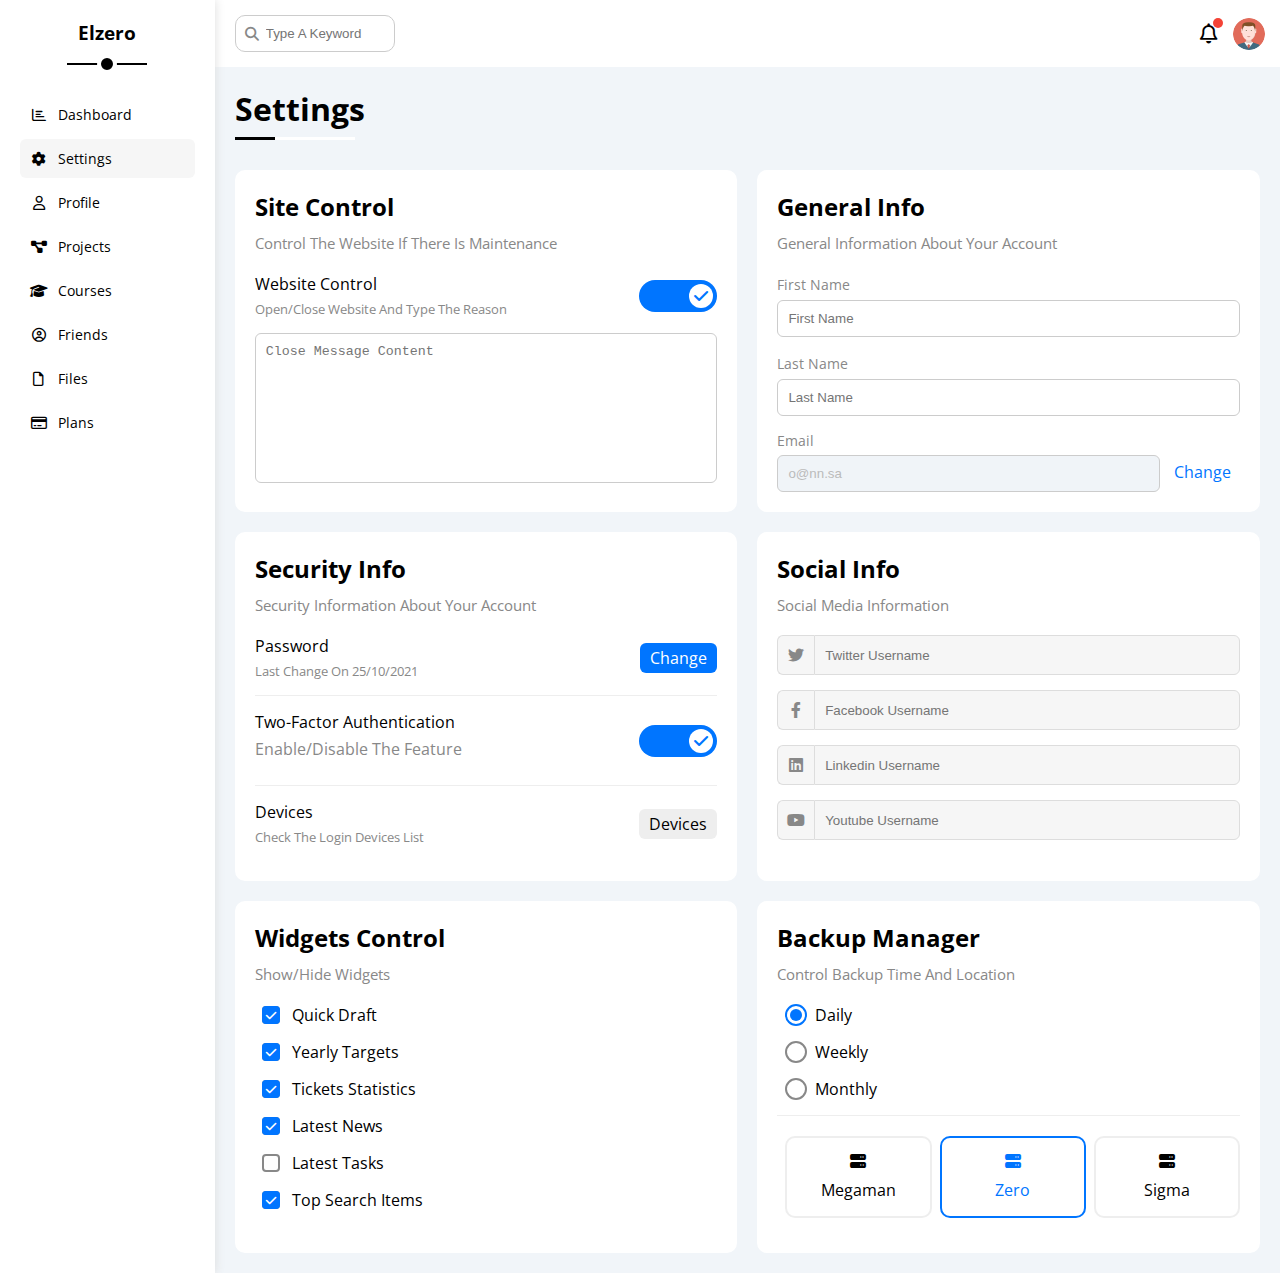
<file: settings.html>
<!DOCTYPE html>
<html lang="en">
<head>
    <meta charset="UTF-8">
    <meta name="viewport" content="width=device-width, initial-scale=1.0">
    <title>Settings</title>
    <link rel="stylesheet" href="css/all.min.css">
    <link rel="stylesheet" href="css/framework.css">
    <link rel="stylesheet" href="css/master.css">
    <link rel="preconnect" href="https://fonts.googleapis.com">
    <link rel="preconnect" href="https://fonts.gstatic.com" crossorigin>
    <link href="https://fonts.googleapis.com/css2?family=Open+Sans:wght@300;500&display=swap" rel="stylesheet">
</head>
<body>
    <div class="page d-flex">
        <div class="sidebar bg-white p-20 p-relative">
            <h3 class="p-relative txt-c mt-0">Elzero</h3>
            <ul>
                <li>
                    <a class="d-flex align-center fs-14 c-black rad-6 p-10" href="index.html">
                        <i class="fa-regular fa-chart-bar fa-fw"></i>
                        <span>Dashboard</span>
                    </a>
                </li>
                <li>
                    <a class="active d-flex align-center fs-14 c-black rad-6 p-10" href="settings.html">
                        <i class="fa-solid fa-gear fa-fw"></i>
                        <span>Settings</span>
                    </a>
                </li>
                <li>
                    <a class="d-flex align-center fs-14 c-black rad-6 p-10" href="profile.html">
                        <i class="fa-regular fa-user fa-fw"></i>
                        <span>Profile</span>
                    </a>
                </li>
                <li>
                    <a class="d-flex align-center fs-14 c-black rad-6 p-10" href="projects.html">
                        <i class="fa-solid fa-diagram-project fa-fw"></i>
                        <span>Projects</span>
                    </a>
                </li>
                <li>
                    <a class="d-flex align-center fs-14 c-black rad-6 p-10" href="courses.html">
                        <i class="fa-solid fa-graduation-cap fa-fw"></i>
                        <span>Courses</span>
                    </a>
                </li>
                <li>
                    <a class="d-flex align-center fs-14 c-black rad-6 p-10" href="friends.html">
                        <i class="fa-regular fa-circle-user fa-fw"></i>
                        <span>Friends</span>
                    </a>
                </li>
                <li>
                    <a class="d-flex align-center fs-14 c-black rad-6 p-10" href="files.html">
                        <i class="fa-regular fa-file fa-fw"></i>
                        <span>Files</span>
                    </a>
                </li>
                <li>
                    <a class="d-flex align-center fs-14 c-black rad-6 p-10" href="plans.html">
                        <i class="fa-regular fa-credit-card fa-fw"></i>
                        <span>Plans</span>
                    </a>
                </li>
            </ul>
        </div>
        <div class="content w-full">
            <!-- Start Head -->
            <div class="head bg-white p-15 between-flex">
                <div class="search p-relative">
                    <input class="p-10" type="search" placeholder="Type A Keyword">
                </div>
                <div class="icons d-flex align-center">
                    <span class="notification p-relative">
                        <i class="fa-regular fa-bell fa-lg"></i>
                    </span>
                    <img src="images/avatar.png" alt="">
                </div>
            </div>
            <!-- End Head -->
            <h1 class="p-relative">Settings</h1>
            <div class="settings-page m-20 d-grid gap-20">
                <!-- Start Site Control Box -->
                <div class="site-control bg-white p-20 rad-10">
                    <h2 class="mt-0 mb-10">Site Control</h2>
                    <p class="mt-0 mb-20 c-grey fs-15">Control The Website If There Is Maintenance</p>
                    <div class="between-flex mb-15">
                        <div>
                            <span>Website Control</span>
                            <p class="c-grey mt-5 mb-0 fs-13">Open/Close Website And Type The Reason</p>
                        </div>
                        <div>
                            <label>
                                <input class="toggle-checkbox" type="checkbox" checked>
                                <div class="toggle-switch"></div>
                            </label>
                        </div>
                    </div>
                    <textarea class="close-message p-10 rad-6 d-flex w-full" placeholder="Close Message Content"></textarea>   
                </div>
                <!-- End Site Control Box -->
                <!-- Start General Info Box -->
                <div class="general-info bg-white p-20 rad-10">
                    <h2 class="mt-0 mb-10">General Info</h2>
                    <p class="mt-0 mb-20 c-grey fs-15">General Information About Your Account</p>
                    <div class="mb-15">
                        <label class="c-grey fs-14" for="first">First Name</label>
                        <input 
                        id="first" 
                        class="p-10 mt-5 d-block w-full rad-6 b-ccc" 
                        type="text" 
                        placeholder="First Name">
                    </div>
                    <div class="mb-15">
                        <label class="c-grey fs-14" for="last">Last Name</label>
                        <input 
                        id="last" 
                        class="p-10 mt-5 d-block w-full rad-6 b-ccc" 
                        type="text" 
                        placeholder="Last Name">
                    </div>
                    <div>
                        <label class="c-grey fs-14 d-block" for="email">Email</label>
                        <input 
                        id="email" 
                        class="email p-10 mt-5 d-block w-full rad-6 b-ccc mr-10" 
                        type="email" 
                        value="o@nn.sa" 
                        disabled>
                        <a class="c-blue" href="#">Change</a>
                    </div>
                </div>
                <!-- End General Info Box -->
                <!-- Start Security Box -->
                <div class="security-info bg-white p-20 rad-10">
                    <h2 class="mt-0 mb-10">Security Info</h2>
                    <p class="mt-0 mb-20 c-grey fs-15">Security Information About Your Account</p>

                    <div class="sec-box between-flex mb-15">
                        <div>
                            <span>Password</span>
                            <p class="c-grey mt-5 mb-0 fs-13">Last Change On 25/10/2021</p>
                        </div>
                        <a class="button btn-shape bg-blue c-white" href="#">Change</a>
                    </div>

                    <div class="sec-box between-flex mb-15">
                        <div>
                            <span>Two-Factor Authentication</span>
                            <p class="c-grey mt-5 mb-10">Enable/Disable The Feature</p>
                        </div>
                        <label>
                            <input class="toggle-checkbox" type="checkbox" checked>
                            <div class="toggle-switch"></div>
                        </label>
                    </div>

                    <div class="sec-box between-flex">
                        <div>
                            <span>Devices</span>
                            <p class="c-grey mt-5 mb-0 fs-13">Check The Login Devices List</p>
                        </div>
                        <a class="btn-shape bg-eee c-black" href="#">Devices</a>
                    </div>
                </div>
                <!-- End Security Box -->
                <!-- Start Social Info Box -->
                <div class="social-info bg-white p-20 rad-10">
                    <h2 class="mt-0 mb-10">Social Info</h2>
                    <p class="mt-0 mb-20 c-grey fs-15">Social Media Information</p>
                    <div class="d-flex align-center mb-15">
                        <i class="fa-brands fa-twitter center-flex c-grey"></i>
                        <input class="w-full" type="text" placeholder="Twitter Username">
                    </div>
                    <div class="d-flex align-center mb-15">
                        <i class="fa-brands fa-facebook-f center-flex c-grey"></i>
                        <input class="w-full" type="text" placeholder="Facebook Username">
                    </div>
                    <div class="d-flex align-center mb-15">
                        <i class="fa-brands fa-linkedin center-flex c-grey"></i>
                        <input class="w-full" type="text" placeholder="Linkedin Username">
                    </div>
                    <div class="d-flex align-center mb-15">
                        <i class="fa-brands fa-youtube center-flex c-grey"></i>
                        <input class="w-full" type="text" placeholder="Youtube Username">
                    </div>
                </div>
                <!-- End Social Info Box -->
                <!-- Start Widegts Control Box -->
                <div class="widgets-control bg-white p-20 rad-10">
                    <h2 class="mt-0 mb-10">Widgets Control</h2>
                    <p class="mt-0 mb-20 c-grey fs-15">Show/Hide Widgets</p>

                    <div class="control d-flex align-center mb-15">
                        <input type="checkbox" id="one" checked>
                        <label for="one">Quick Draft</label>
                    </div>
                    <div class="control d-flex align-center mb-15">
                        <input type="checkbox" id="two" checked>
                        <label for="two">Yearly Targets</label>
                    </div>
                    <div class="control d-flex align-center mb-15">
                        <input type="checkbox" id="three" checked>
                        <label for="three">Tickets Statistics</label>
                    </div>
                    <div class="control d-flex align-center mb-15">
                        <input type="checkbox" id="four" checked>
                        <label for="four">Latest News</label>
                    </div>
                    <div class="control d-flex align-center mb-15">
                        <input type="checkbox" id="five">
                        <label for="five">Latest Tasks</label>
                    </div>
                    <div class="control d-flex align-center mb-15">
                        <input type="checkbox" id="six" checked>
                        <label for="six">Top Search Items</label>
                    </div>
                </div>
                <!-- End Widegts Control Box -->
                <!-- Start Backup Manager Box -->
                <div class="backup-manager bg-white p-20 rad-10">
                    <h2 class="mt-0 mb-10">Backup Manager</h2>
                    <p class="mt-0 mb-20 c-grey fs-15">Control Backup Time And Location</p>
                    <div class="date d-flex align-center mb-15">
                        <input type="radio" name="time" id="daily" checked>
                        <label for="daily">Daily</label>
                    </div>
                    <div class="date d-flex align-center mb-15">
                        <input type="radio" name="time" id="weekly">
                        <label for="weekly">Weekly</label>
                    </div>
                    <div class="date d-flex align-center mb-15">
                        <input type="radio" name="time" id="monthly">
                        <label for="monthly">Monthly</label>
                    </div>
                    <div class="servers d-flex align-center txt-c">
                        <input type="radio" name="servers" id="server-one">
                        <div class="server mb-15 rad-10 w-full">
                            <label class="d-block m-15" for="server-one">
                                <i class="fa-solid fa-server d-block mb-10"></i>
                                Megaman
                            </label>
                        </div>
                        <input type="radio" name="servers" id="server-two" checked>
                        <div class="server mb-15 rad-10 w-full">
                            <label class="d-block m-15" for="server-two">
                                <i class="fa-solid fa-server d-block mb-10"></i>
                                Zero
                            </label>
                        </div>
                        <input type="radio" name="servers" id="server-three">
                        <div class="server mb-15 rad-10 w-full">
                            <label class="d-block m-15" for="server-three">
                                <i class="fa-solid fa-server d-block mb-10"></i>
                                Sigma
                            </label>
                        </div>
                    </div>
                </div>
                <!-- End Backup Manager Box -->
            </div>
        </div>
    </div>
</body>
</html>
</file>
<file: css/framework.css>
:root {
    --blue-color: #0075ff;
    --blue-alt-color: #0d69d5;
    --orange-color: #f59e0b;
    --green-color: #22c55e;
    --red-color: #f44336;
    --grey-color: #888;
}
/* Start Box */
.d-flex {
    display: flex;
}
.space-between {
    justify-content: space-between;
}
.align-center {
    align-items: center;
}
.f-wrap {
    flex-wrap: wrap;
}
.d-grid {
    display: grid;
}
.gap-20 {
    gap: 20px;
}
.d-block {
    display: block;
}
@media (max-width: 767px) {
    .block-mobile {
        display: block;
    }
    .hide-mobile {
        display: none;
    }
}
/* End Box */
/* Start Padding + Margin */
.p-10 {
    padding: 10px;
}
.p-15 {
    padding: 15px;
}
.p-20 {
    padding: 20px;
}
.pt-10 {
    padding-top: 10px;
}
.pt-15 {
    padding-top: 15px;
}
.pt-20 {
    padding-top: 20px;
}
.pb-10 {
    padding-bottom: 10px;
}
.pb-15 {
    padding-bottom: 15px;
}
.pb-20 {
    padding-bottom: 20px;
}
.pl-15 {
    padding-left: 15px;
}
.m-0 {
    margin: 0;
}
.m-15 {
    margin: 15px;
}
.m-20 {
    margin: 20px;
}
.mt-0 {
    margin-top: 0;
}
.mt-5 {
    margin-top: 5px;
}
.mt-10 {
    margin-top: 10px;
}
.mt-15 {
    margin-top: 15px;
}
.mt-20 {
    margin-top: 20px;
}
.mt-25 {
    margin-top: 25px;
}
.mr-2 {
    margin-right: 2px;
}
.mr-5 {
    margin-right: 5px;
}
.mr-10 {
    margin-right: 10px;
}
.mr-15 {
    margin-right: 15px;
}
.mb-0 {
    margin-bottom: 0;
}
.mb-5 {
    margin-bottom: 5px;
}
.mb-10 {
    margin-bottom: 10px;
}
.mb-15 {
    margin-bottom: 15px;
}
.mb-20 {
    margin-bottom: 20px;
}
/* End Padding + Margin */
/* Start Color */
.bg-white {
    background-color: white;
}
.bg-eee {
    background-color: #eee;
}
.bg-blue {
    background-color: var(--blue-color);
}
.bg-orange {
    background-color: var(--orange-color);
}
.bg-green {
    background-color: var(--green-color);
}
.bg-red {
    background-color: var(--red-color);
}
.c-black {
    color: black;
}
.c-grey {
    color: var(--grey-color);
}
.c-white {
    color: white;
}
.c-blue {
    color: var(--blue-color);
}
.c-orange {
    color: var(--orange-color);
}
.c-green {
    color: var(--green-color);
}
.c-red {
    color: var(--red-color);
}
/* End Color */
/* Start Position */
.p-relative {
    position: relative;
}
.p-absolute {
    position: absolute;
}
/* End Position */
/* Start Font */
.txt-c {
    text-align: center;
}
.fs-13 {
    font-size: 13px;
}
.fs-14 {
    font-size: 14px;
}
.fs-15 {
    font-size: 15px;
}
.fs-25 {
    font-size: 25px;
}
.fw-bold {
    font-weight: bold;
}
@media (max-width: 767px) {
    .txt-c-mobile {
        text-align: center;
    }
}
/* End Font */
/* Start Width +Height */
.w-full {
    width: 100%;
}
.w-fit {
    width: fit-content;
}
.h-full {
    height: 100%;
}
/* End Width + Height */
/* Start Border */
.rad-6 {
    border-radius: 6px;
}
.rad-10 {
    border-radius: 10px;
}
.rad-half {
    border-radius: 50%;
}
.b-none {
    border: none;
}
.b-ccc {
    border: 1px solid #ccc;
}
.b-eee {
    border: 1px solid #eee;
}
/* End Border */
/* Start Components */
.center-flex {
    display: flex;
    align-items: center;
    justify-content: center;
}
.between-flex {
    display: flex;
    justify-content: space-between;
    align-items: center;
}
.btn-shape {
    padding: 4px 10px;
    border-radius: 6px;
}
/* End Components */
</file>
<file: css/master.css>
/* Start Variables */
:root {
    --blue-color: #0075ff;
    --blue-alt-color: #0d69d5;
    --orange-color: #f59e0b;
    --green-color: #22c55e;
    --red-color: #f44336;
    --grey-color: #888;
}
/* End Variables */
/* Start Global Rules */
* {
    -moz-box-sizing: border-box;
    -webkit-box-sizing: border-box;
    box-sizing: border-box;
}
body {
    font-family: "Open Sans", sans-serif;
    margin: 0;
}
*:focus {
    outline: none;
}
ul {
    list-style: none;
    padding: 0;
}
::-webkit-scrollbar {
    width: 15px;
}
::-webkit-scrollbar-track {
    background-color: white;
}
::-webkit-scrollbar-thumb {
    background-color: var(--blue-color);
}
::-webkit-scrollbar-thumb:hover {
    background-color: var(--blue-alt-color);
}
a {
    text-decoration: none;
}
/* End Global Rules */
.page {
    min-height: 100vh;
    background-color: #f1f5f9;
}
/* Start Sidebar */
.sidebar {
    width: 250px;
    box-shadow: 0 0 10px #ddd;
}
.sidebar h3 {
    margin-bottom: 50px;
}
.sidebar h3::before,
.sidebar h3::after {
    content: "";
    position: absolute;
    background-color: black;
    left: 50%;
    transform: translateX(-50%);
}
.sidebar h3::before {
    bottom: -20px;
    width: 80px;
    height: 2px;
}
.sidebar h3::after {
    bottom: -29px;
    width: 12px;
    height: 12px;
    border-radius: 50%;
    border: 4px solid white;
}
.sidebar ul a {
    transition: 0.3s;
    margin-bottom: 5px;
}
.sidebar ul a.active,
.sidebar ul a:hover {
    background-color: #f6f6f6;
}
.sidebar ul span {
    font-size: 14px;
    margin-left: 10px;
}
@media (max-width: 767px) {
    .sidebar {
        width: 58px;
        padding: 10px;
    }
    .sidebar h3 {
        font-size: 13px;
        margin-bottom: 15px;
    }
    .sidebar h3::before, 
    .sidebar h3::after {
        display: none;
    }
    .sidebar ul span {
        display: none;
    }
}
/* End Sidebar */
/* Start Content */
.content {
    overflow: hidden;
}
.content .head .search::before {
    font-family: "font awesome 5 free";
    font-weight: 900;
    content: "\f002";
    position: absolute;
    left: 15px;
    top: 50%;
    transform: translateY(-50%);
    font-size: 14px;
    color: var(--grey-color);
}
.content .search input {
    border: 1px solid #ccc;
    border-radius: 10px;
    margin-left: 5px;
    padding-left: 30px;
    width: 160px;
    transition: width 0.3s;
}
.content .search input:focus {
    width: 200px;
}
.content .search input:focus::placeholder {
    opacity: 0;
}
.content .icons .notification::before {
    content: "";
    position: absolute;
    width: 10px;
    height: 10px;
    border-radius: 50%;
    background-color: var(--red-color);
    right: -5px;
    top: -5px;
}
.content .icons img {
    width: 32px;
    height: 32px;
    border-radius: 50%;
    margin-left: 15px;
}
.page h1 {
    margin: 20px 20px 40px;
}
.page h1::before,
.page h1::after {
    content: "";
    position: absolute;
    height: 3px;
    bottom: -10px;
    left: 0;
}
.page h1::before {
    background-color: white;
    width: 120px;
}
.page h1::after {
    background-color: black;
    width: 40px;
}
.page .wrapper {
    grid-template-columns: repeat(auto-fill, minmax(450px, 1fr));
    margin-left: 20px;
    margin-right: 20px;
    margin-bottom: 20px;
}
@media (max-width: 767px) {
    .page .wrapper {
        grid-template-columns: minmax(200px, 1fr);
        margin-left: 10px;
        margin-right: 10px;
        gap: 10px;
    }
}
/* End Content */
/* Start Welcome Widget */
.page .welcome {
    overflow: hidden;
}
.page .welcome .intro img {
    width: 200px;
    margin-bottom: -10px;
}
.page .welcome .avatar {
    width: 64px;
    border: 2px solid white;
    border-radius: 50%;
    padding: 2px;
    box-shadow: 0 0 5px #ddd;
    margin-left: 20px;
    margin-top: -32px;
}
.page .welcome .body {
    border-top: 1px solid #eee;
    border-bottom: 1px solid #eee;
}
.page .welcome .body > div {
    flex: 1;
}
.page .welcome .visit {
    margin: 0 15px 15px auto;
    transition: 0.3s;
}
.page .welcome .visit:hover {
    background-color: var(--blue-alt-color);
}
@media (max-width: 767px) {
    .page .welcome .intro {
        padding-bottom: 30px;
    }
    .page .welcome .avatar {
        margin-left: 0;
    }
    .page .welcome .body > div:not(:last-child) {
        margin-bottom: 20px;
    }
}
/* End Welcome Widget */
/* Start Quick Draft Widget */
.quick-draft textarea {
    resize: none;
    min-height: 180px;
}
.quick-draft .save {
    margin-left: auto;
    transition: 0.3s;
}
.quick-draft .save:hover {
    background-color: var(--blue-alt-color);
    cursor: pointer;
}
/* End Quick Draft Widget */
/* Start Yearly Targets Widget */
.yearly-targets .icon {
    width: 80px;
    height: 80px;
    margin-right: 15px;
}
.yearly-targets .details {
    flex: 1;
}
.yearly-targets .progress {
    height: 4px;
}
.yearly-targets .progress > span {
    position: absolute;
    left: 0;
    top: 0;
    height: 100%;
}
.yearly-targets .progress > span span {
    position: absolute;
    bottom: 16px;
    right: -16px;
    color: white;
    padding: 2px 5px;
    border-radius: 6px;
    font-size: 13px;
}
.yearly-targets .progress > span span::after {
    content: "";
    background-color: transparent;
    border-width: 5px;
    border-style: solid;
    position: absolute;
    bottom: -10px;
    left: 50%;
    transform: translateX(-50%);
}
.yearly-targets .progress > .blue span::after {
    border-top-color: var(--blue-color);
}
.yearly-targets .progress > .orange span::after {
    border-top-color: var(--orange-color);
}
.yearly-targets .progress > .green span::after {
    border-top-color: var(--green-color);
}
.yearly-targets .blue .icon,
.yearly-targets .blue .progress {
    background-color: rgb(245 158 11 / 20%);
}
.yearly-targets .orange .icon,
.yearly-targets .orange .progress {
    background-color: rgb(245 158 11 / 20%);
}
.yearly-targets .green .icon,
.yearly-targets .green .progress {
    background-color: rgb(34 197 94 / 20%);
}
/* End Yearly Targets Widget */
/* Start Tickets Widget */
.tickets .box {
    border: 1px solid #ccc;
    width: calc(50% - 10px);
}
@media (max-width: 767px) {
    .tickets .box {
        width: 100%;
    }
}
/* End Tickets Widget */
/* Start News Widget */
.news .news-row:not(:last-of-type) {
    margin-bottom: 20px;
    padding-bottom: 20px;
    border-bottom: 1px solid #eee;
}
.news .news-row img {
    width: 100px;
    border-radius: 6px;
    margin-right: 15px;
}
.news .news-row .info {
    flex-grow: 1;
}
.news .news-row .info h3 {
    margin: 0 0 6px;
    font-size: 16px;
}
@media (max-width: 767px) {
    .news .news-row {
        display: block;
    }
    .news .news-row .label  {
        margin: 10px auto;
        width: fit-content;
    }
}
/* End News Widget */
/* Start Tasks Widget */
.tasks .task-row:not(:last-of-type) {
    padding-bottom: 15px;
    margin-bottom: 15px;
    border-bottom: 1px solid #eee;
}
.tasks .info {
    flex-grow: 1;
}
.tasks .done {
    opacity: 0.3;
}
.tasks .done h3,
.tasks .done p {
    text-decoration: line-through;
}
.tasks .delete {
    cursor: pointer;
    transition: 0.3s;
}
.tasks .delete:hover {
    color: var(--red-color);
}
/* End Tasks Widget */
/* Start Uploads Widget */
.uploads li:not(:last-child) {
    border-bottom: 1px solid #eee;
}
.uploads img {
    width: 40px;
    height: 40px;
}
/* End Uploads Widget */
/* Start Progress Widget */
.progress ul::before {
    content: "";
    position: absolute;
    left: 11px;
    width: 2px;
    height: 100%;
    background-color: var(--blue-color);
}
.progress ul li::before {
    content: "";
    width: 20px;
    height: 20px;
    border-radius: 50%;
    background-color: white;
    border: 2px solid white;
    outline: 2px solid var(--blue-color);
    margin-right: 15px;
    display: block;
    z-index: 1;
}
.progress ul li.done::before {
    background-color: var(--blue-color);
}
.progress ul li.current::before {
    animation: change-color 0.8s infinite alternate;
}
.progress .launch-icon {
    position: absolute;
    width: 160px;
    right: 0;
    bottom: 0;
    opacity: 0.1;
}
/* End Progress Widget */
/* Start Reminders Widget */
.reminders ul li .key {
    width: 15px;
    height: 15px;
}
.reminders ul li .blue {
    border-left: 2px solid var(--blue-color);
}
.reminders ul li .green {
    border-left: 2px solid var(--green-color);
}
.reminders ul li .orange {
    border-left: 2px solid var(--orange-color);
}
.reminders ul li .red {
    border-left: 2px solid var(--red-color);
}
/* End Reminders Widget */
/* Start Post Widget */
.post .top .avatar {
    width: 48px;
    height: 48px;
}
.post .post-content {
    text-transform: capitalize;
    line-height: 1.8;
    border-top: 1px solid #eee;
    border-bottom: 1px solid #eee;
    min-height: 140px;
}
/* End Post Widget */
/* Start Social-Stats Widget */
.social-stats .box {
    padding-left: 70px;
}
.social-stats .box i {
    position: absolute;
    left: 0;
    top: 0;
    width: 52px;
    transition: 0.3s;
}
.social-stats .box i:hover {
    transform: rotate(5deg);
}
.social-stats .twitter {
    background-color: rgb(29 161 242 / 20%);
    color: #1da1f2;
}
.social-stats .twitter i,
.social-stats .twitter a {
    background-color: #1da1f2;
}
.social-stats .facebook {
    background-color: rgb(24 119 242 / 20%);
    color: #1877f2;
}
.social-stats .facebook i,
.social-stats .facebook a {
    background-color: #1877f2;
}
.social-stats .youtube {
    background-color: rgb(255 0 0 / 20%);
    color: #ff0000;
}
.social-stats .youtube i,
.social-stats .youtube a {
    background-color: #ff0000;
}
.social-stats .linkedin {
    background-color: rgb(10 102 194 / 20%);
    color: #0a66c2;
}
.social-stats .linkedin i,
.social-stats .linkedin a {
    background-color: #0a66c2;
}
/* End Social-Stats Widget */
/* Start Projects Widget */
.projects .responsive-table {
    overflow-x: auto;
}
.projects table {
    min-width: 1000px;
    border-spacing: 0;
}
.projects table thead td {
    background-color: #eee;
    font-weight: bold;
}
.projects table td {
    padding: 15px;
}
.projects table tbody td {
    border-bottom: 1px solid #eee;
    border-left: 1px solid #eee;
    transition: 0.3s;
}
.projects table tbody tr:hover td {
    background-color: #faf7f7;
}
.projects table tbody td:last-child {
    border-right: 1px solid #eee;
}
.projects table img {
    width: 32px;
    height: 32px;
    border-radius: 50%;
    padding: 2px;
    background-color: white;
}
.projects table img:not(:first-child) {
    margin-left: -20px;
}
.projects table .label {
    font-size: 13px;
}
/* Start Projects Widget */
/* Start Settings */
.settings-page {
    grid-template-columns: repeat(auto-fill, minmax(500px, 1fr));
}
@media (max-width: 767px) {
    .settings-page {
        grid-template-columns: minmax(100px, 1fr);
        margin-left: 10px;
        margin-right: 10px;
        gap: 10px;
    }
}
/* Start Site Control Box */
.settings-page .close-message {
    resize: none;
    border: 1px solid #ccc;
    min-height: 150px;
}
/* End Site Control Box */
/* Strat General Info Box */
.general-info .email {
    display: inline-flex;
    width: calc(100% - 80px);
}
/* End General Info Box */
/* Start Security Info Box */
.security-info .sec-box {
    padding-bottom: 15px;
}
.security-info .sec-box:not(:last-child) {
    border-bottom: 1px solid #eee;
}
.security-info .sec-box .button {
    transition: 0.3s;
}
.security-info .sec-box .button:hover {
    background-color: var(--blue-alt-color);
}
/* End Security Info Box */
/* Start Socia Info Box */
.social-info i {
    width: 40px;
    height: 40px;
    background-color: #f6f6f6;
    border: 1px solid #ddd;
    border-right: none;
    border-radius: 6px 0 0 6px;
    transition: 0.3s;
}
.social-info input {
    height: 40px;
    background-color: #f6f6f6;
    border: 1px solid #ddd;
    border-radius: 0 6px 6px 0;
    padding-left: 10px;
}
.social-info > div:focus-within i {
    color: black;
}
/* End Social Info Box */
/* Start Backup Manager Box */
.backup-manager .servers {
    border-top: 1px solid #eee;
    padding-top: 20px;
}
@media(max-width:767px) {
    .backup-manager .servers {
        flex-wrap: wrap;
    }
}
.backup-manager .servers .server {
    border: 2px solid #eee;
    position: relative;
    cursor: pointer;
    transition: 0.3s;
}
.backup-manager .servers .server label {
    cursor: pointer;
}
.backup-manager .servers input[type="radio"]:checked + .server {
    border-color: var(--blue-color);
    color: var(--blue-color);
}
/* End Backup Manager Box */

.widgets-control .control input[type="checkbox"] {
    -webkit-appearance: none;
    appearance: none;
}
.widgets-control .control label {
    padding-left: 30px;
    cursor: pointer;
    position: relative;
}
.widgets-control .control label::before {
    content: "";
    position: absolute;
    left: 0;
    top: 50%;
    margin-top: -9px;
    border-radius: 4px;
    width: 14px;
    height: 14px;
    border: 2px solid var(--grey-color);
    transition: 0.3s;
}
.widgets-control .control label:hover::before {
    border-color: var(--blue-alt-color);
}
.widgets-control .control label::after {
    font-family: var(--fa-style-family-classic);
    content: "\f00c";
    font-weight: 900;
    position: absolute;
    left: 0;
    top: 50%;
    margin-top: -9px;
    border-radius: 4px;
    background-color: var(--blue-color);
    color: white;
    font-size: 12px;
    width: 18px;
    height: 18px;
    display: flex;
    justify-content: center;
    align-items: center;
    transform: scale(0) rotate(360deg);
    transition: 0.3s;
}
.widgets-control .control input[type="checkbox"]:checked + label::after {
    transform: scale(1);
}

.backup-manager input[type="radio"] {
    -webkit-appearance: none;
    appearance: none;
}
.backup-manager .date label {
    padding-left: 30px;
    cursor: pointer;
    position: relative;
}
.backup-manager .date label::before {
    content: "";
    position: absolute;
    top: 50%;
    left: 0;
    margin-top: -11px;
    width: 18px;
    height: 18px;
    border-radius: 50%;
    border: 2px solid var(--grey-color);
}
.backup-manager .date label::after {
    content: "";
    position: absolute;
    left: 5px;
    top: 5px;
    width: 12px;
    height: 12px;
    background-color: var(--blue-color);
    border-radius: 50%;
    transition: 0.3s;
    transform: scale(0);
}
.backup-manager .date input[type="radio"]:checked + label::before {
    border-color: var(--blue-color);
}
.backup-manager .date input[type="radio"]:checked + label::after {
    transform: scale(1);
}

.toggle-checkbox {
    -webkit-appearance: none;
    appearance: none;
    display: none;
}
.toggle-switch {
    background-color: #ccc;
    width: 78px;
    height: 32px;
    border-radius: 16px;
    position: relative;
    transition: 0.3s;
    cursor: pointer;
}
.toggle-switch::before {
    font-family: var(--fa-style-family-classic);
    content: "\f00d";
    font-weight: 900;
    position: absolute;
    top: 4px;
    left: 4px;
    background-color: white;
    width: 24px;
    height: 24px;
    border-radius: 50%;
    display: flex;
    justify-content: center;
    align-items: center;
    color: #aaa;
    transition: 0.3s;
}
.toggle-checkbox:checked + .toggle-switch {
    background-color: var(--blue-color);
}
.toggle-checkbox:checked + .toggle-switch::before {
    content: "\f00c";
    left: 50px;
    color: var(--blue-color);
}
.settings-page :disabled {
    cursor: no-drop;
    background-color: #f0f4f8;
    color: #bbb;
}
/* End Settings */
/* Start Profile */
@media (max-width: 767px) {
    .profile-page .overview {
        flex-direction: column;
    }
}
.profile-page .avatar-box {
    width: 300px;
}
@media (min-width: 768px) {
    .profile-page .avatar-box {
        border-right: 1px solid #eee;
    }
}
.profile-page .avatar-box img {
 width: 120px;
 height: 120px;
}
.profile-page .avatar-box .level {
    height: 6px;
    overflow: hidden;
    width: 70%;
    margin: auto;
}
.profile-page .avatar-box .level span {
    position: absolute;
    left: 0;
    top: 0;
    height: 100%;
    background-color: var(--blue-color);
    border-radius: 6px;
}
.profile-page .info-box .box {
    flex-wrap: wrap;
    border-bottom: 1px solid #eee;
    transition: 0.3s;
}
.profile-page .info-box .box:hover {
    background-color: #f9f9f9;
}
.profile-page .info-box .box h4 {
    font-weight: normal;
}
.profile-page .info-box .box > div {
    min-width: 250px;
    padding: 10px 0 0;
}
.profile-page .info-box .toggle-switch {
    height: 20px;
}
@media (max-width: 767px) {
    .profile-page .info-box .toggle-switch {
      margin: auto;
    }
}
.profile-page .info-box .toggle-switch::before {
    width: 12px;
    height: 12px;
    font-size: 8px;
}
.profile-page .info-box .toggle-checkbox:checked + .toggle-switch::before {
    left: 62px;
}
@media (max-width: 767px) {
    .profile-page .other-data {
      flex-direction: column;
    }
}
.profile-page .other-data .skills-box {
    flex-grow: 1;
}
.profile-page .other-data .skills-box ul li {
    padding: 15px 0;
}
.profile-page .other-data .skills-box ul li:not(:last-child) {
    border-bottom: 1px solid #eee;
}
.profile-page .other-data .skills-box ul li span {
    display: inline-flex;
    padding: 4px 10px;
    background-color: #eee;
    border-radius: 6px;
    font-size: 14px;
}
.profile-page .other-data .skills-box ul li span:not(:last-child) {
    margin-right: 5px;
}
.profile-page .activities-box {
    flex-grow: 2;
}
.profile-page .activity:not(:last-child) {
    border-bottom: 1px solid #eee;
    padding-bottom: 20px;
    margin-bottom: 20px;
}
.profile-page .activity img {
    width: 64px;
    height: 64px;
    margin-right: 10px;
}
@media (min-width: 768px) {
    .profile-page .activity .date {
        margin-left: auto;
    }
}
@media (max-width: 767px) {
    .profile-page .activity {
        flex-direction: column;
    }
    .profile-page .activity img {
        margin-right: 0;
        margin-bottom: 15px;

    }
    .profile-page .activity .date {
        margin-top: 15px;
    }
}
/* End Profile */
/* Start Projects Page */
.projects-page {
    grid-template-columns: repeat(auto-fill, minmax(500px, 1fr));
}
@media (max-width: 767px) {
    .projects-page {
        grid-template-columns: minmax(200px, 1fr);
        margin-left: 10px;
        margin-right: 10px;
        gap: 10px;
    }
}
.projects-page .project .date {
    position: absolute;
    right: 10px;
    top: 10px;
}
.projects-page .project h4 {
    font-weight: normal;
}
.projects-page .project p {
    margin-bottom: 40px;
}
.projects-page .project img {
    width: 40px;
    height: 40px;
    border-radius: 50%;
    border: 2px solid white;
    position: relative;
}
.projects-page .project img:hover {
    z-index: 1000;
    cursor: pointer;
}
.projects-page .project img:not(:first-of-type) {
    margin-left: -20px;
}
.projects-page .project .key {
    padding-top: 15px;
    padding-bottom: 15px;
    border-top: 1px solid #eee;
    border-bottom: 1px solid #eee;
    justify-content: flex-end;
}
@media (max-width: 767px) {
    .projects-page .project .key {
        flex-direction: column;
    }
}
.projects-page .project .key span {
    margin-left: 5px;
    width: fit-content;
}
.projects-page .project .progress {
    width: 260px;
    height: 8px;
    overflow: hidden;
}
.projects-page .project .progress span {
    position: absolute;
    left: 0;
    top: 0;
    height: 100%;
    border-radius: 6px;
}
@media (max-width: 767px) {
    .projects-page .project .info {
        flex-direction: column;
    }
    .projects-page .project .progress {
        margin-bottom: 15px;
    }
}
/* End Projects Page */
/* Start Courses Page */
.courses-page {
    grid-template-columns: repeat(auto-fill, minmax(300px , 1fr));
}
@media (max-width: 767px) {
    .courses-page {
        grid-template-columns: minmax(200px, 1fr);
        margin-left: 10px;
        margin-right: 10px;
        gap: 10px;
    }
}
.courses-page .course-box {
    overflow: hidden;
}
.courses-page .course-box img:nth-child(1) {
    max-width: 100%;
}
.courses-page .course-box img:nth-child(2) {
    position: absolute;
    width: 64px;
    height: 64px;
    border-radius: 50%;
    border: 2px solid white;
    left: 20px;
    top: 20px;
}
.courses-page .course-box .info p {
    line-height: 1.6;
}
.courses-page .course-box span {
    margin: auto;
    margin-bottom: -13px;
    width: fit-content;
    position: relative;
}
.courses-page .course-box .footer {
    border-top: 1px solid #eee;
}
/* End Courses Page */
/* Start Friends Page */
.friends-page {
    grid-template-columns: repeat(auto-fill, minmax(300px , 1fr));
}
@media (max-width: 767px) {
    .friends-page {
        grid-template-columns: minmax(200px, 1fr);
        margin-left: 10px;
        margin-right: 10px;
        gap: 10px;
    }
}
.friends-page .contact {
    position: absolute;
    left: 10px;
    top: 10px;
}
.friends-page .contact i {
    background-color: #eee;
    padding: 10px;
    border-radius: 50%;
    color: #666;
    cursor: pointer;
    transition: 0.3s;
}
.friends-page .contact i:hover {
    color: white;
    background-color: var(--blue-color);
}
.friends-page .contact span i {
    display: flex;
    justify-content: center;
    align-items: center;
}
.friends-page img {
    width: 100px;
    height: 100px;
}
.friends-page .info {
    padding-top: 15px;
    padding-bottom: 15px;
    margin-top: 15px;
    margin-bottom: 15px;
    border-top: 1px solid #eee;
    border-bottom: 1px solid #eee;
}
.friends-page .info span:not(.vip){
    display: block;
    font-size: 14px;
}
.friends-page .info .vip {
    position: absolute;
    right: 0;
    top: 50%;
    transform: translateY(-50%);
    font-size: 40px;
    color: var(--orange-color);
    font-weight: bold;
    opacity: 0.2;
}
.friends-page .footer div {
    display: inline-flex;
}
/* End Friends Page */
/* Start Files Page */
.files-page {
    flex-direction: row-reverse;
    align-items: flex-start;
}
@media (max-width: 767px) {
    .files-page {
        flex-direction: column;
        align-items: normal;
    }
}
.files-page .files-stats {
    min-width: 260px;
}
.files-page .files-stats .icon {
    width: 40px;
    height: 40px;
    margin-right: 10px;
}
.files-page .files-stats .size {
    margin-left: auto;
}
.files-page .files-stats .blue {
    background-color: rgb(0 117 225 / 20%);
}
.files-page .files-stats .green {
    background-color: rgb(34 197 94 / 20%);
}
.files-page .files-stats .red {
    background-color: rgb(244 67 54 / 20%);
}
.files-page .files-stats .orange {
    background-color: rgb(245 158 11 / 20%);
}
.files-page .files-stats .upload {
    margin: 15px auto 0;
    padding: 10px 15px;
    transition: 0.3s;
}
.files-page .files-stats .upload:hover {
    background-color: var(--blue-alt-color);
}
.files-page .files-stats .upload:hover i {
    animation: go-up 0.8s infinite;
}

.files-page .files {
    grid-template-columns: repeat(auto-fill, minmax(200px , 1fr));
    flex: 1;
}
@media (max-width: 767px) {
    .files-page .files {
        grid-template-columns: minmax(200px, 1fr);
        margin-left: 10px;
        margin-right: 10px;
        gap: 10px;
    }
}
.files-page .files .file img {
    width: 64px;
    height: 64px;
    transition: 0.3s;
}
.files-page .files .file:hover img {
    transform: rotate(5deg);
}
.files-page .files .file .info {
    border-top: 1px solid #eee;
}
/* End Files Page */
/* Start Plans Page */
.plans-page {
    grid-template-columns: repeat(auto-fill, minmax(450px , 1fr));
}
@media (max-width: 767px) {
    .plans-page {
        grid-template-columns: minmax(250px, 1fr);
        margin-left: 10px;
        margin-right: 10px;
        gap: 10px;
    }
}
.plans-page .plan .head {
    border: 3px solid white;
    outline: 3px solid transparent;
}
.plans-page .plan.green .head {
    outline-color: var(--green-color);
}
.plans-page .plan.blue .head {
    outline-color: var(--blue-color);
}
.plans-page .plan.orange .head {
    outline-color: var(--orange-color);
}
.plans-page .plan .price {
    position: relative;
    font-size: 40px;
    width: fit-content;
    margin: auto;
}
.plans-page .plan .price span {
    position: absolute;
    left: -20px;
    top: 0;
    font-size: 25px;
}
.plans-page .plan ul li {
    padding: 15px 0;
    display: flex;
    align-items: center;
    font-size: 15px;
    border-bottom: 1px solid #eee;
}
.plans-page .plan ul li .yes {
    color: var(--green-color);
}
.plans-page .plan ul li i:not(.yes, .help) {
    color: var(--red-color);
}
.plans-page .plan ul li i:first-child {
    font-size: 18px;
    margin-right: 5px;
}
.plans-page .plan ul li .help {
    color: var(--grey-color);
    margin-left: auto;
    cursor: pointer;
}
/* End Plans Page */


/* Start Animation */
@keyframes change-color {
    from {
        background-color: var(--blue-color);
    }
    to {
        background-color: white;
    }
}
@keyframes go-up {
    0%,
    100% {
        transform: translateY(0);
    }
    50% {
        transform: translateY(-5px);
    }
}
/* End Animation */
</file>
